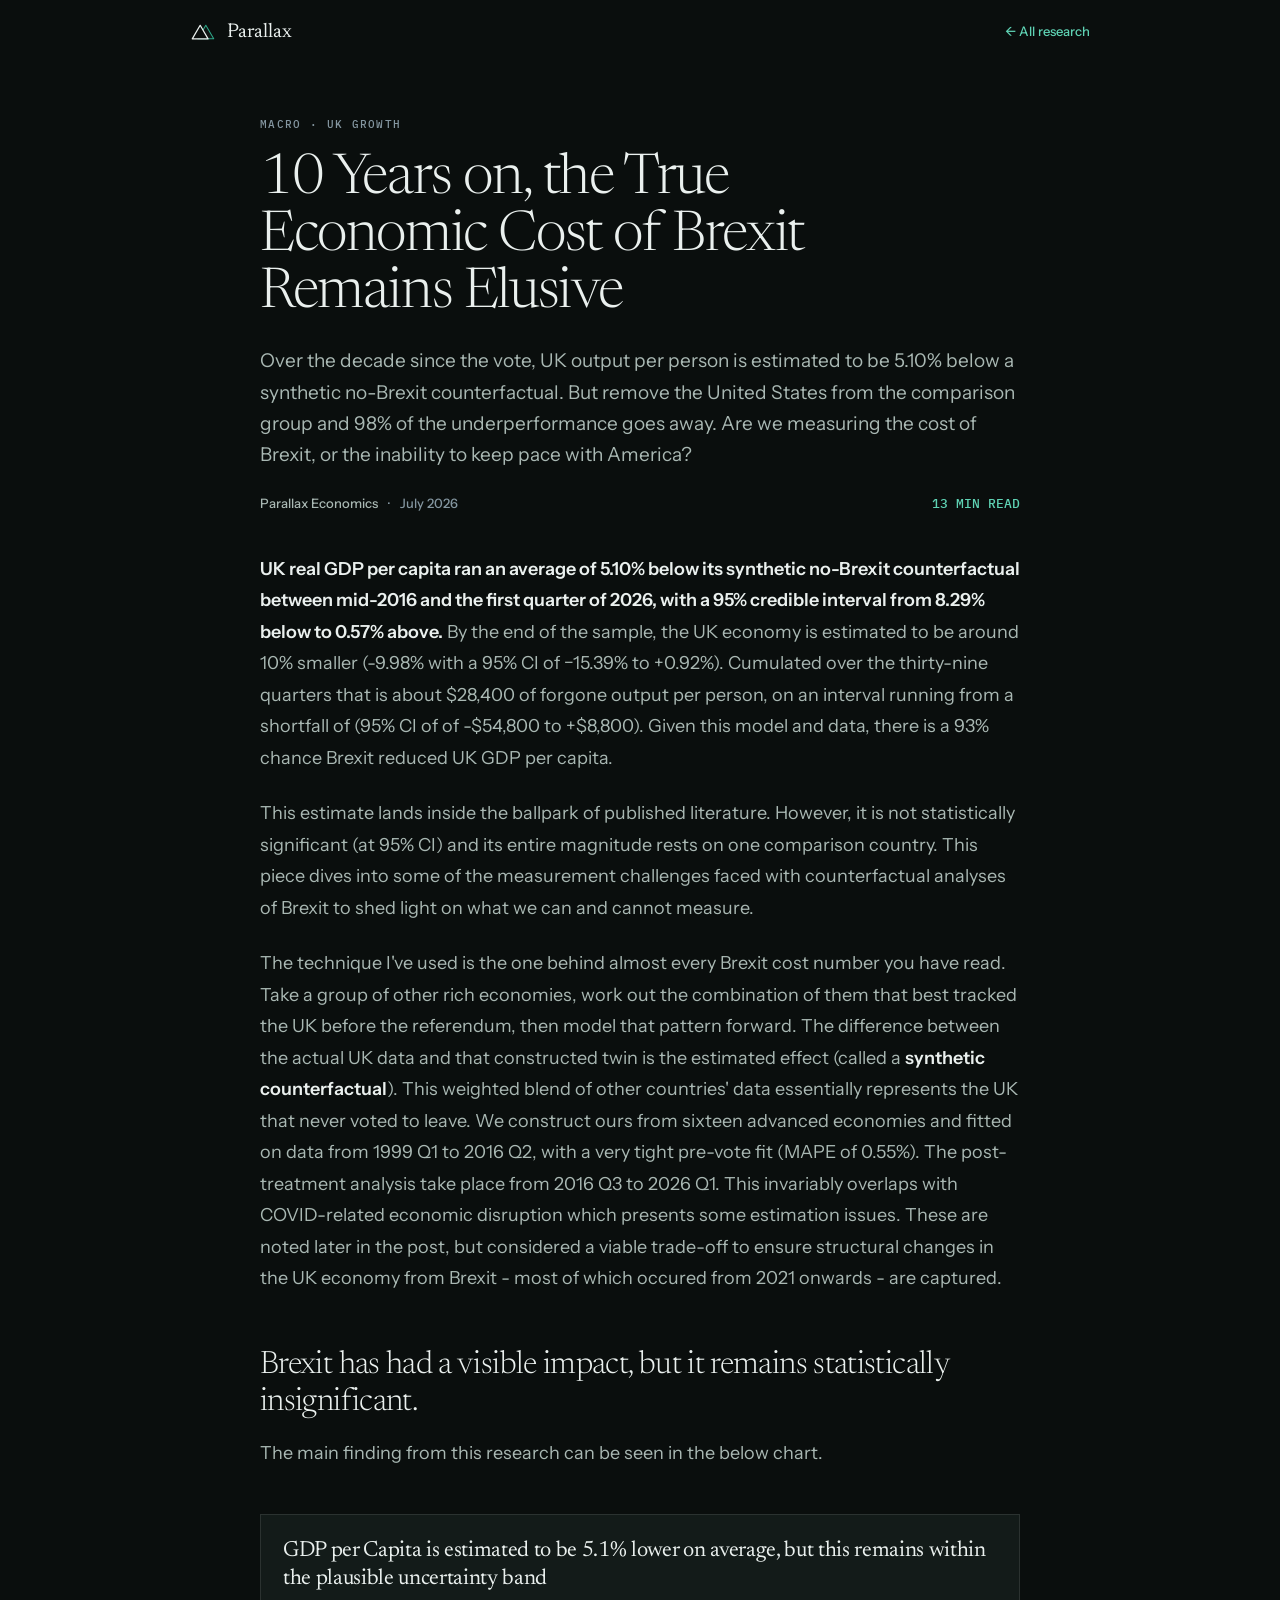
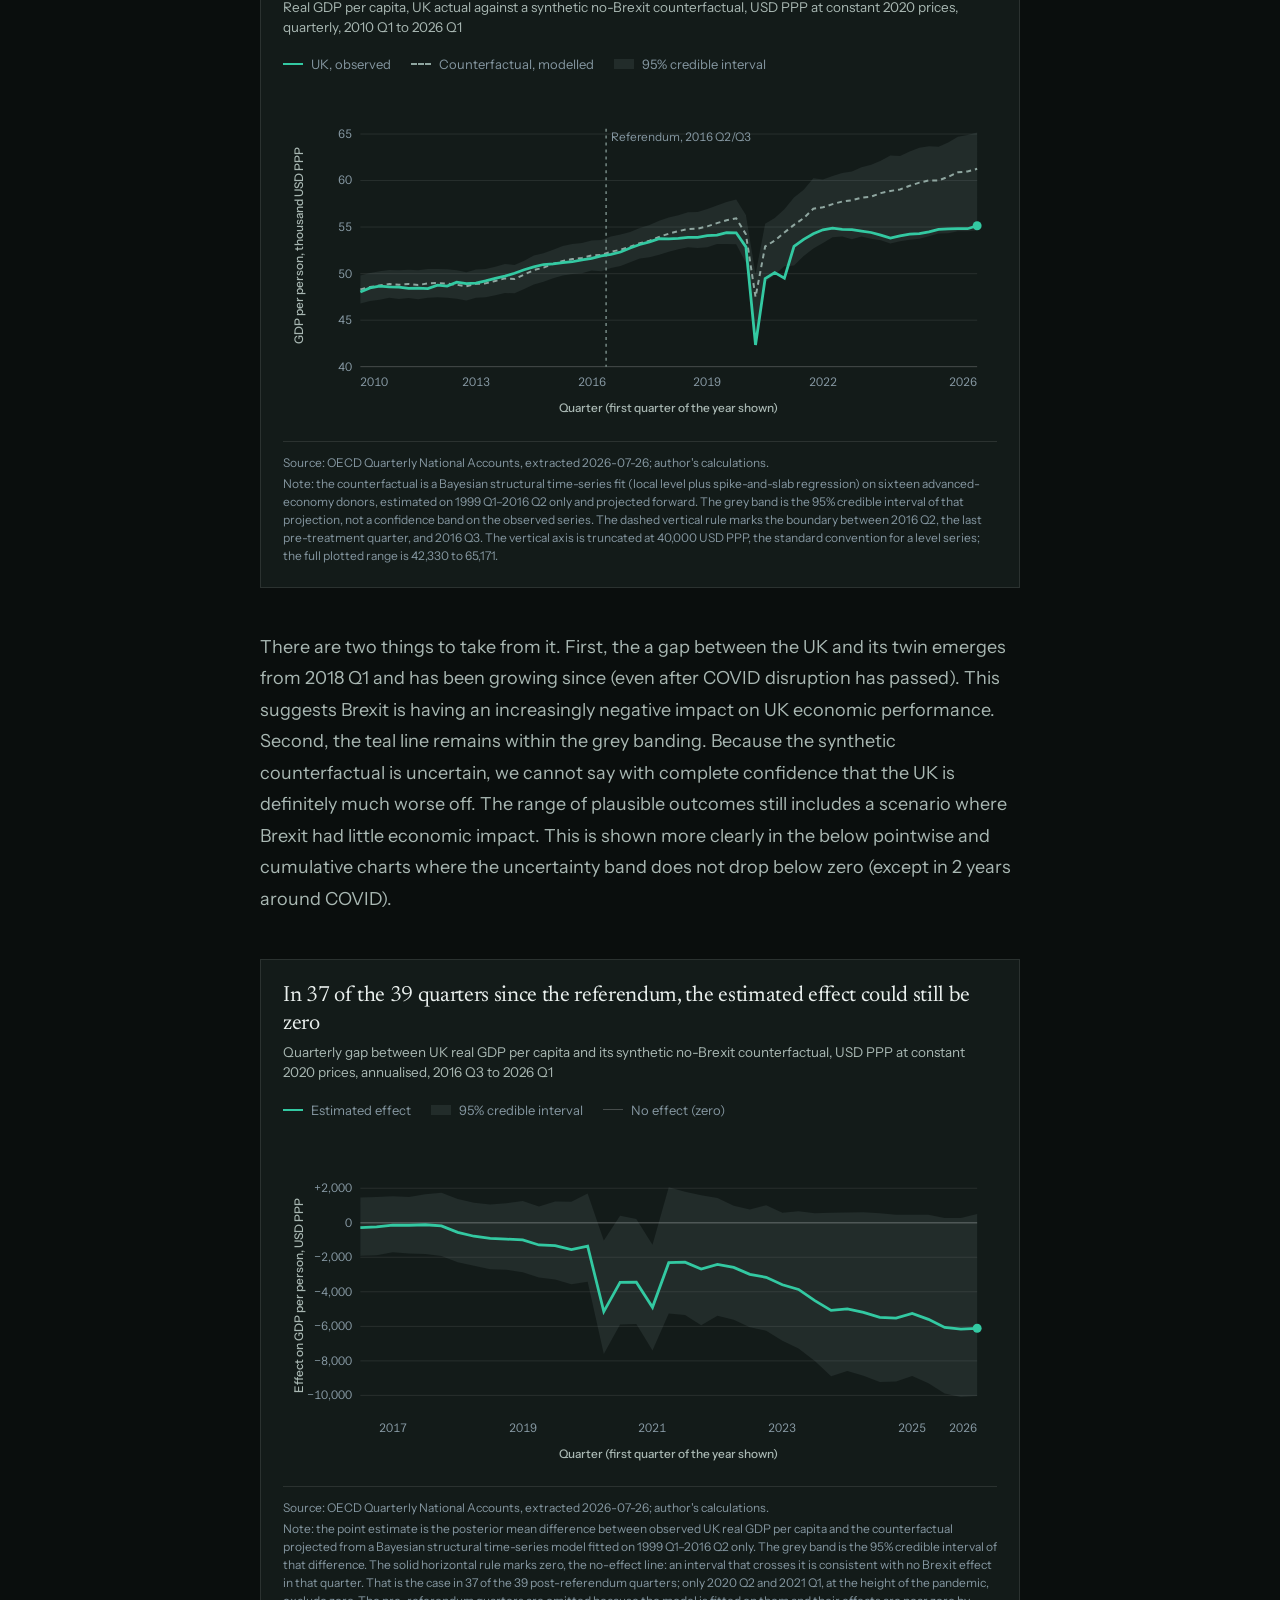
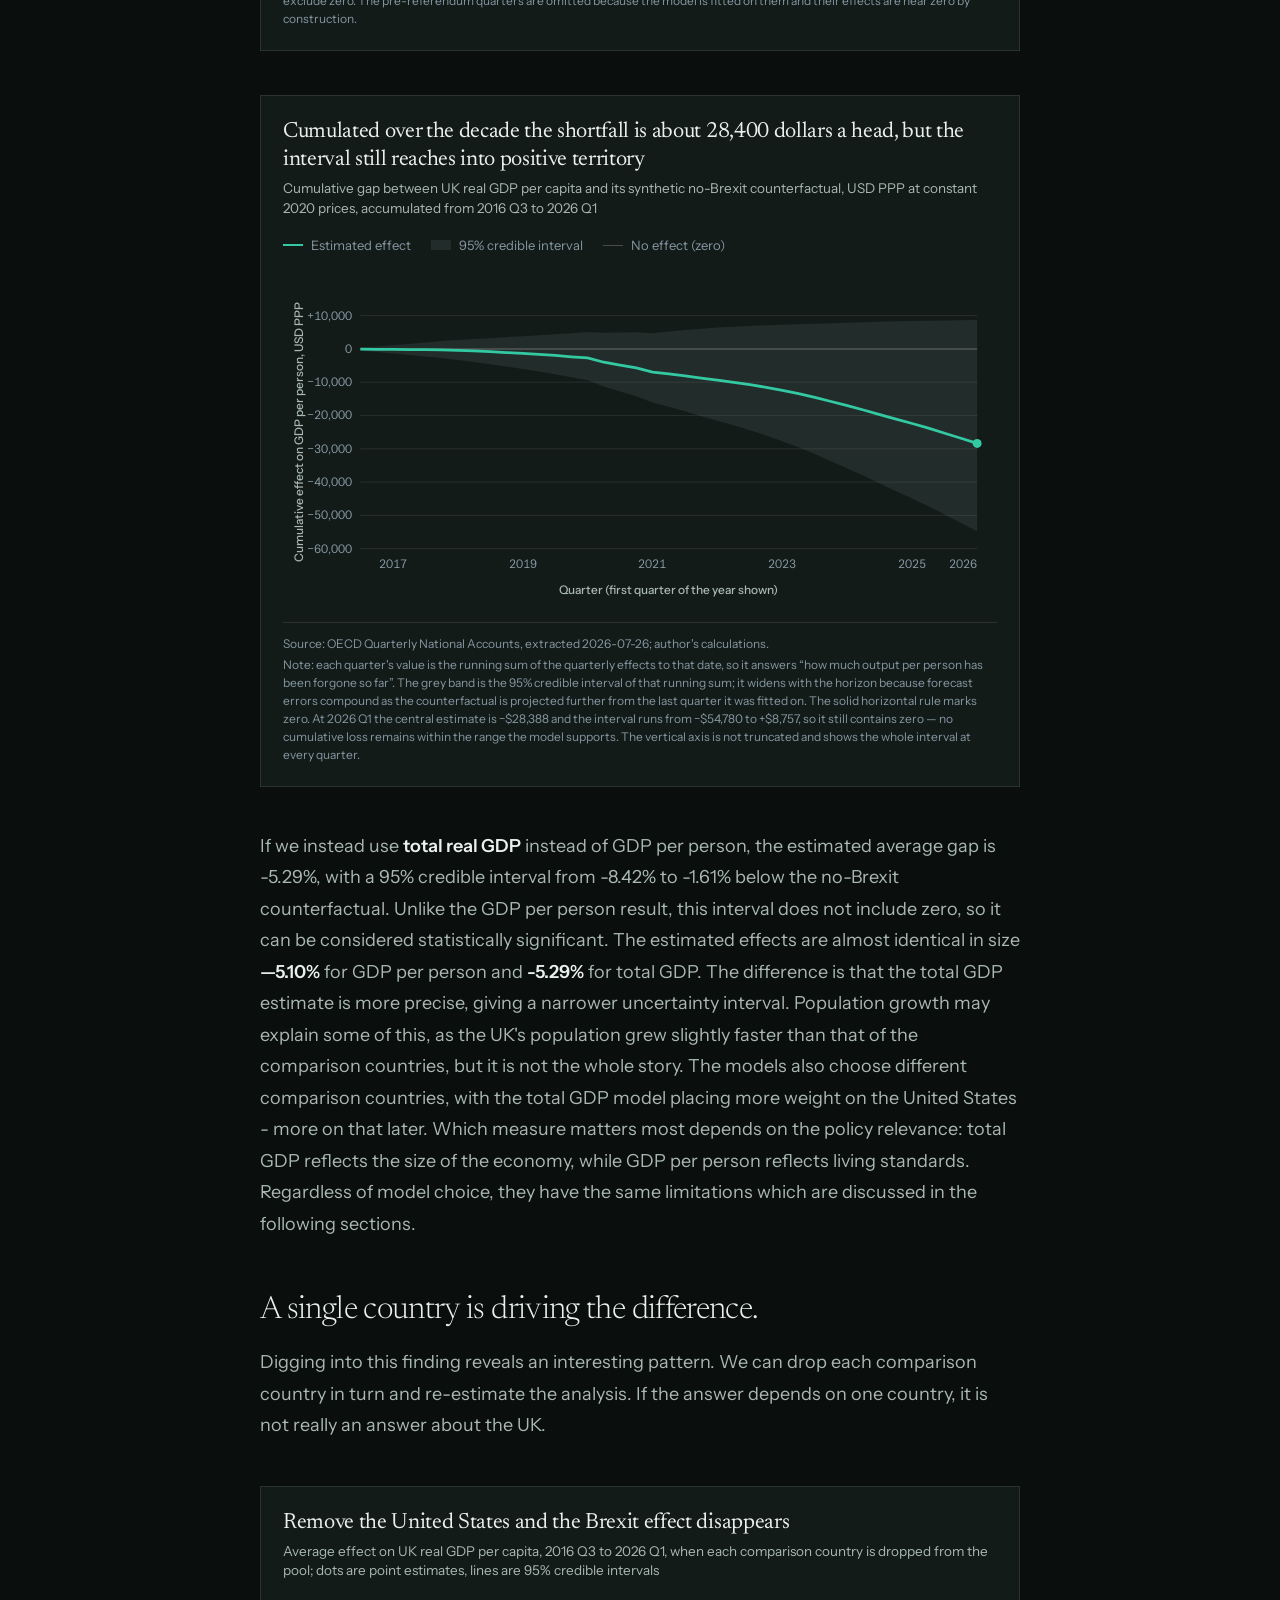
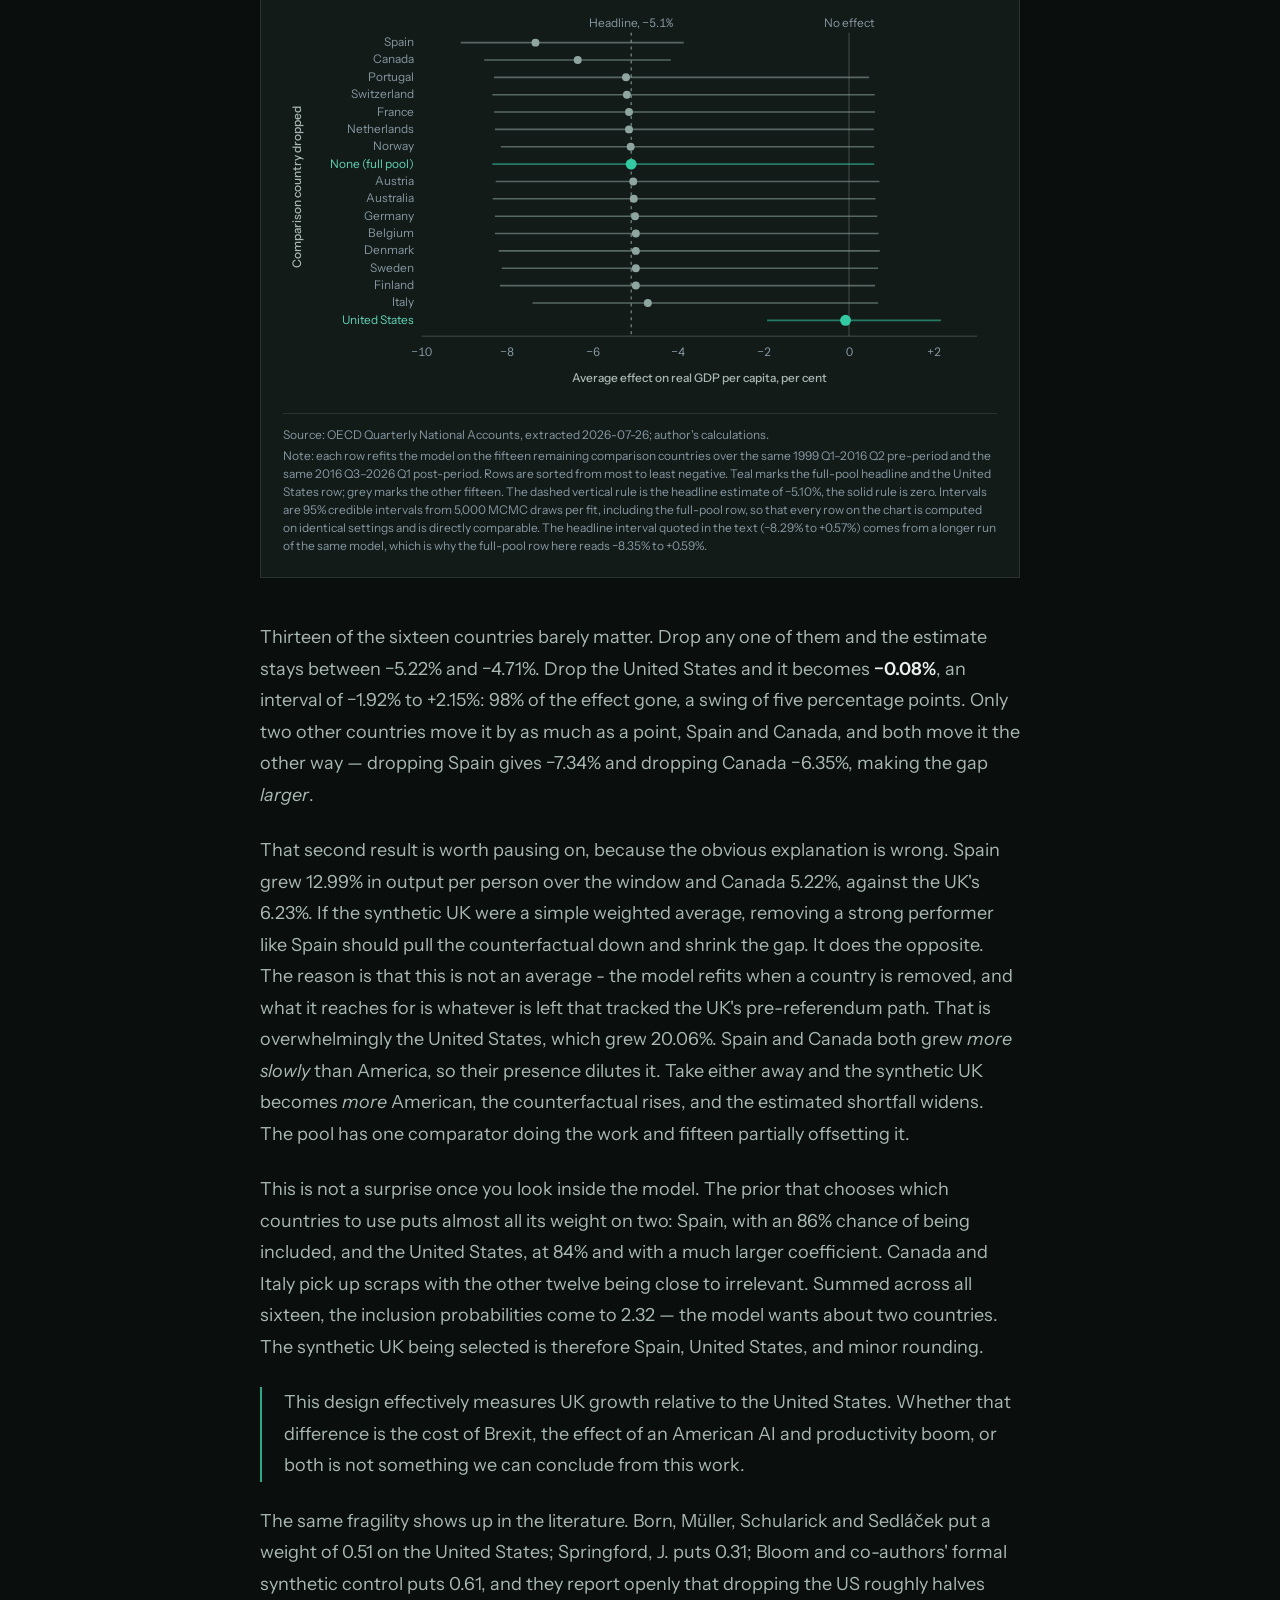
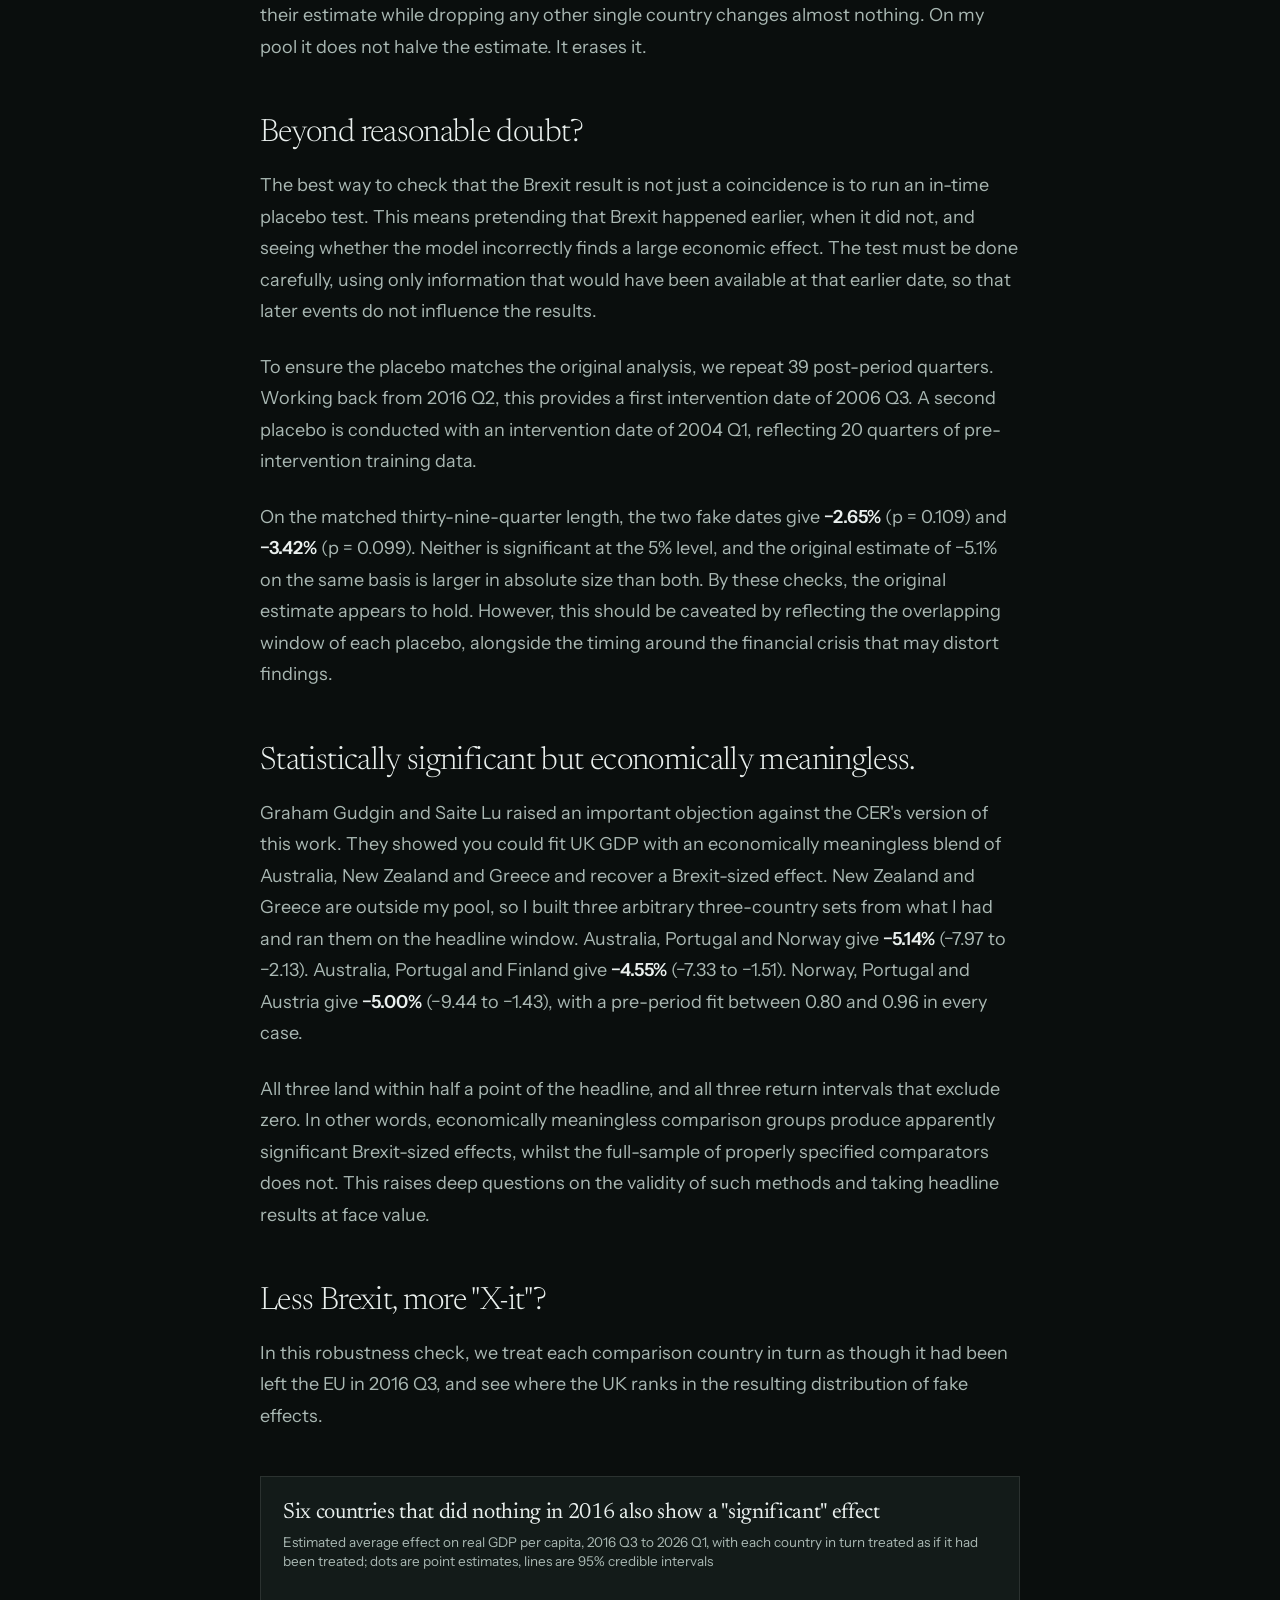
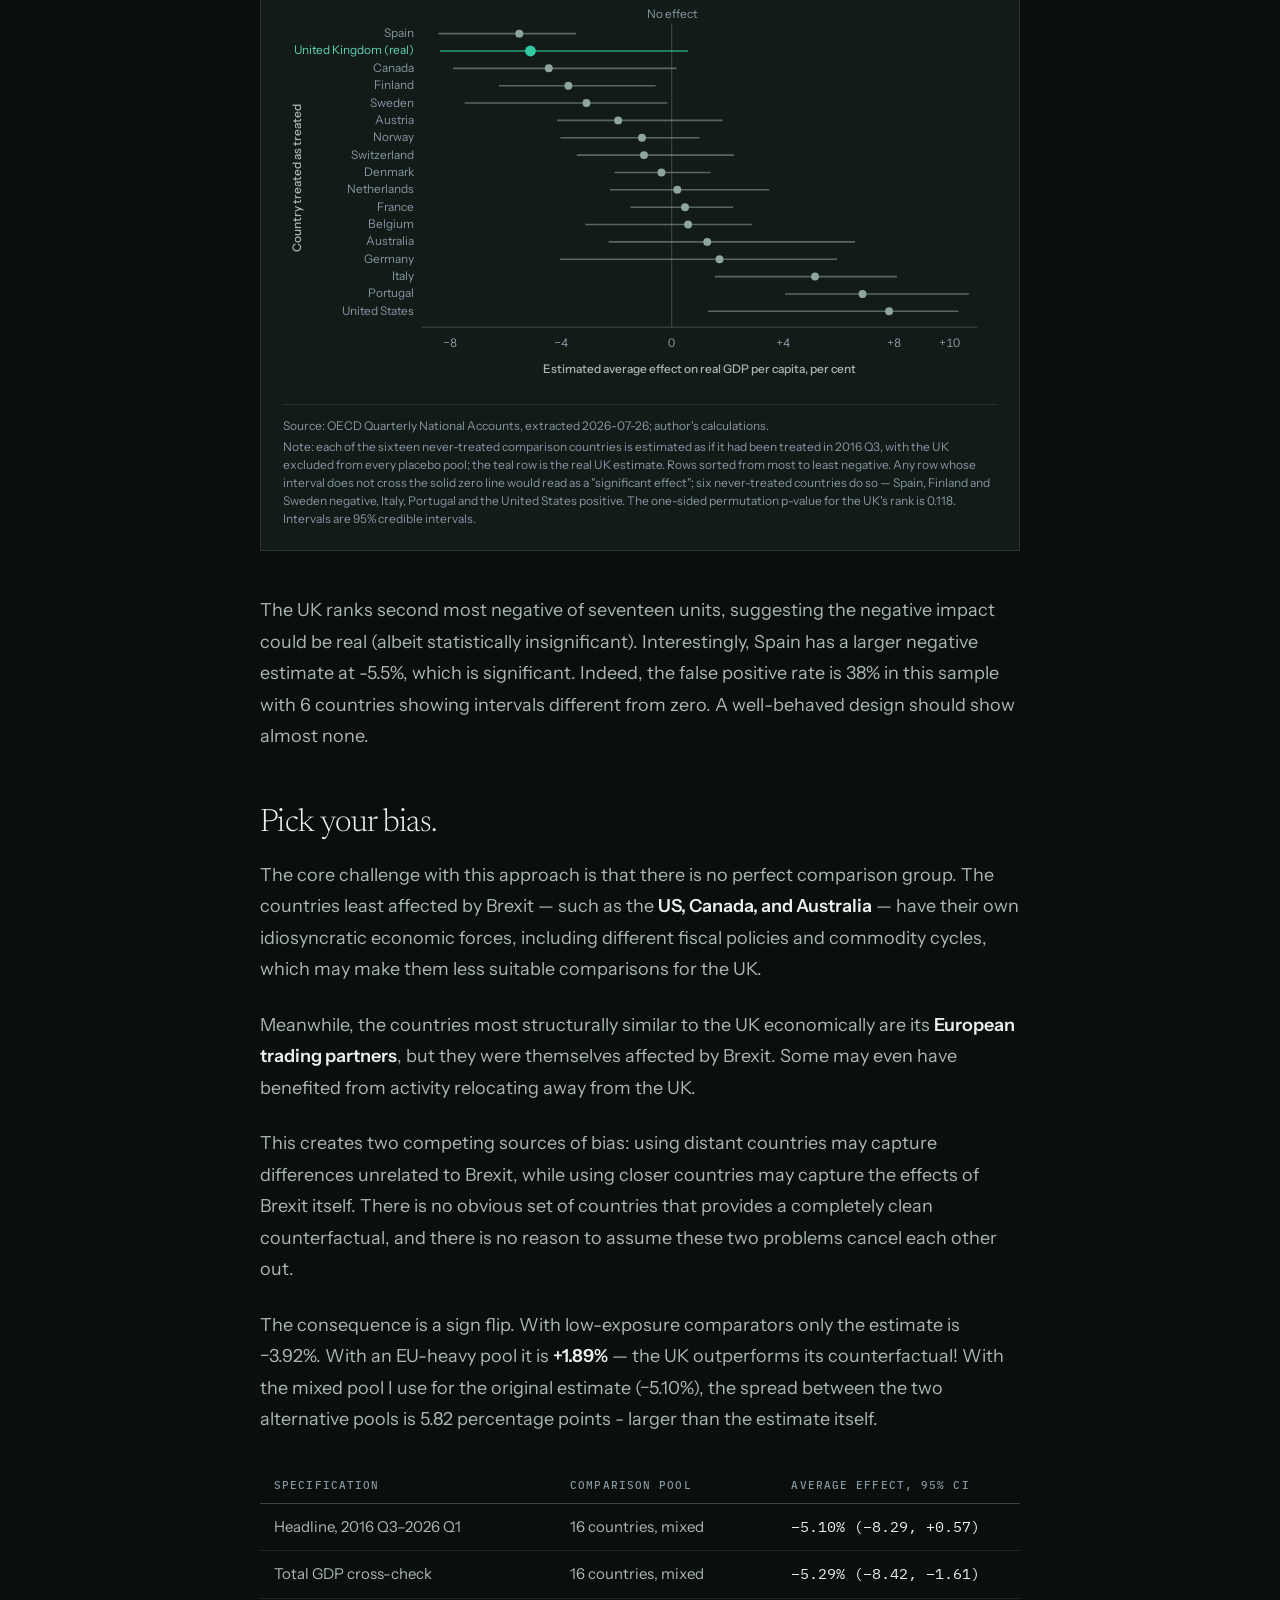
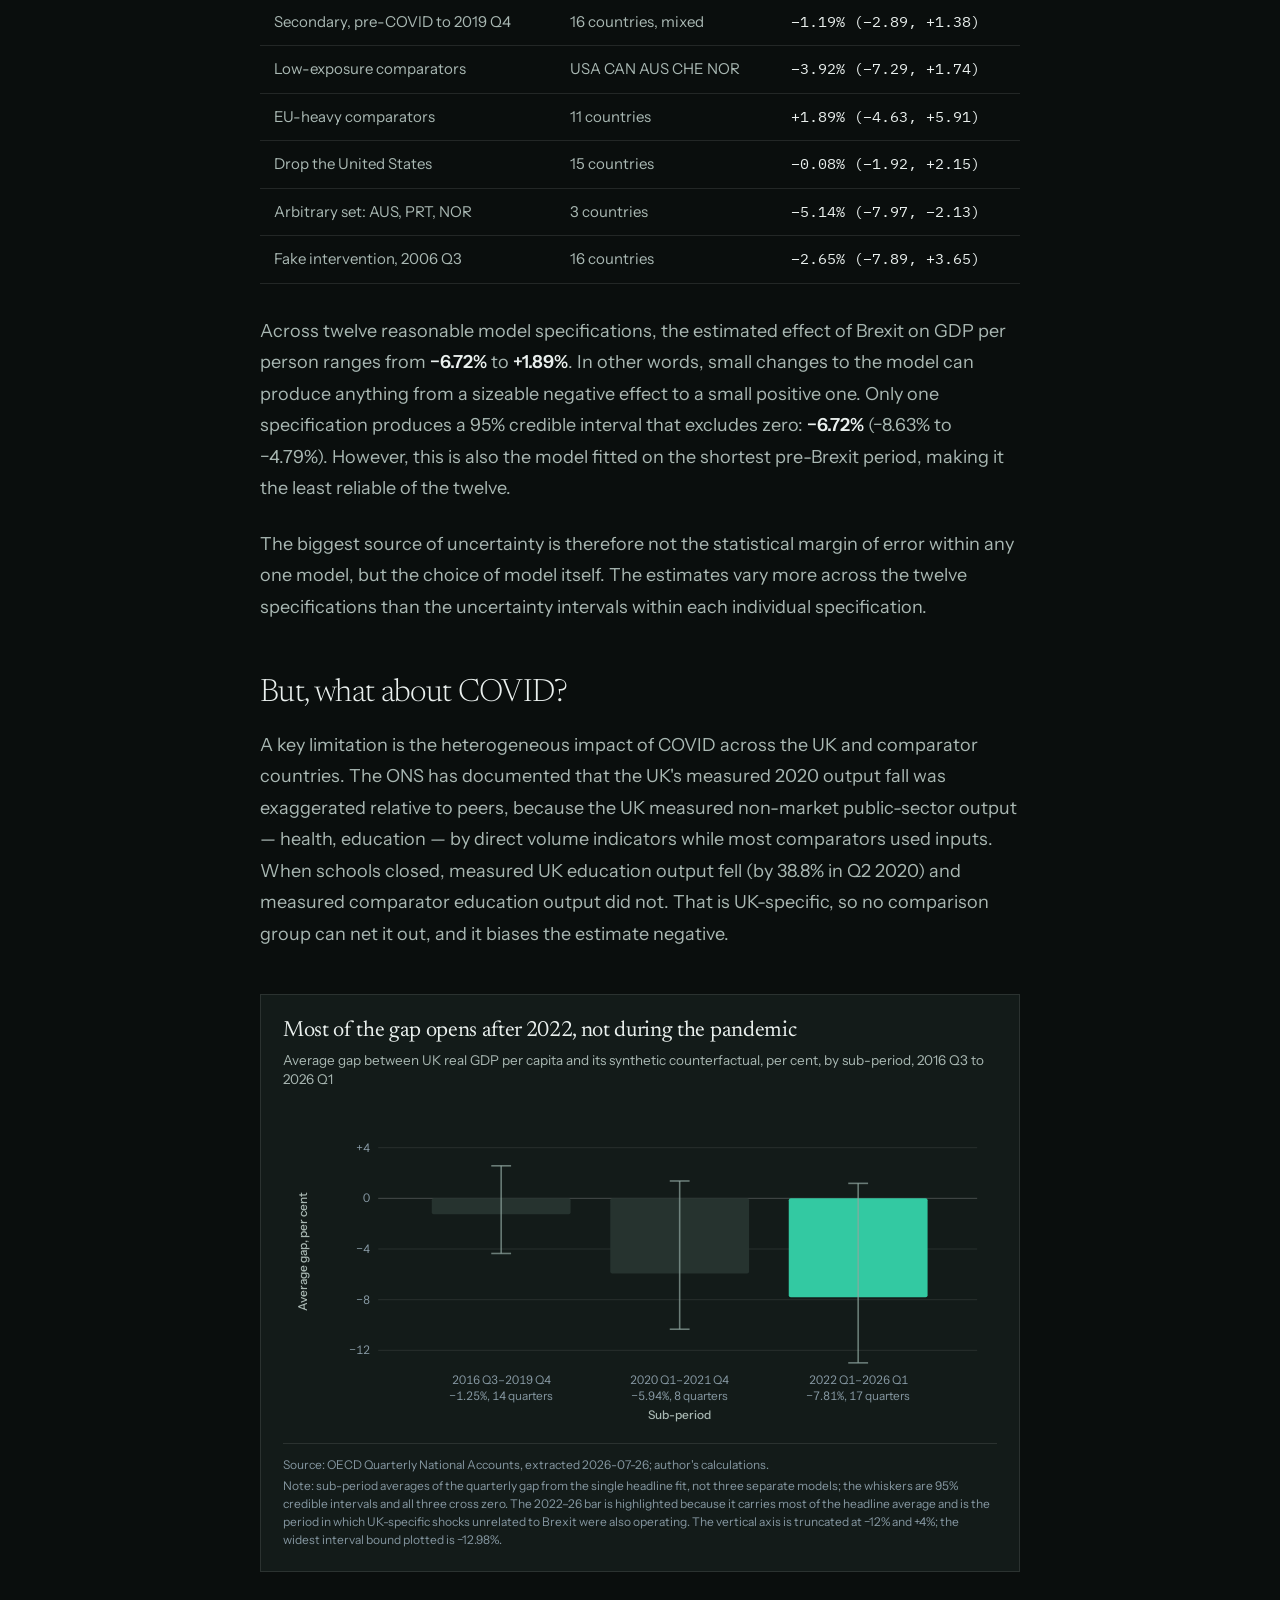
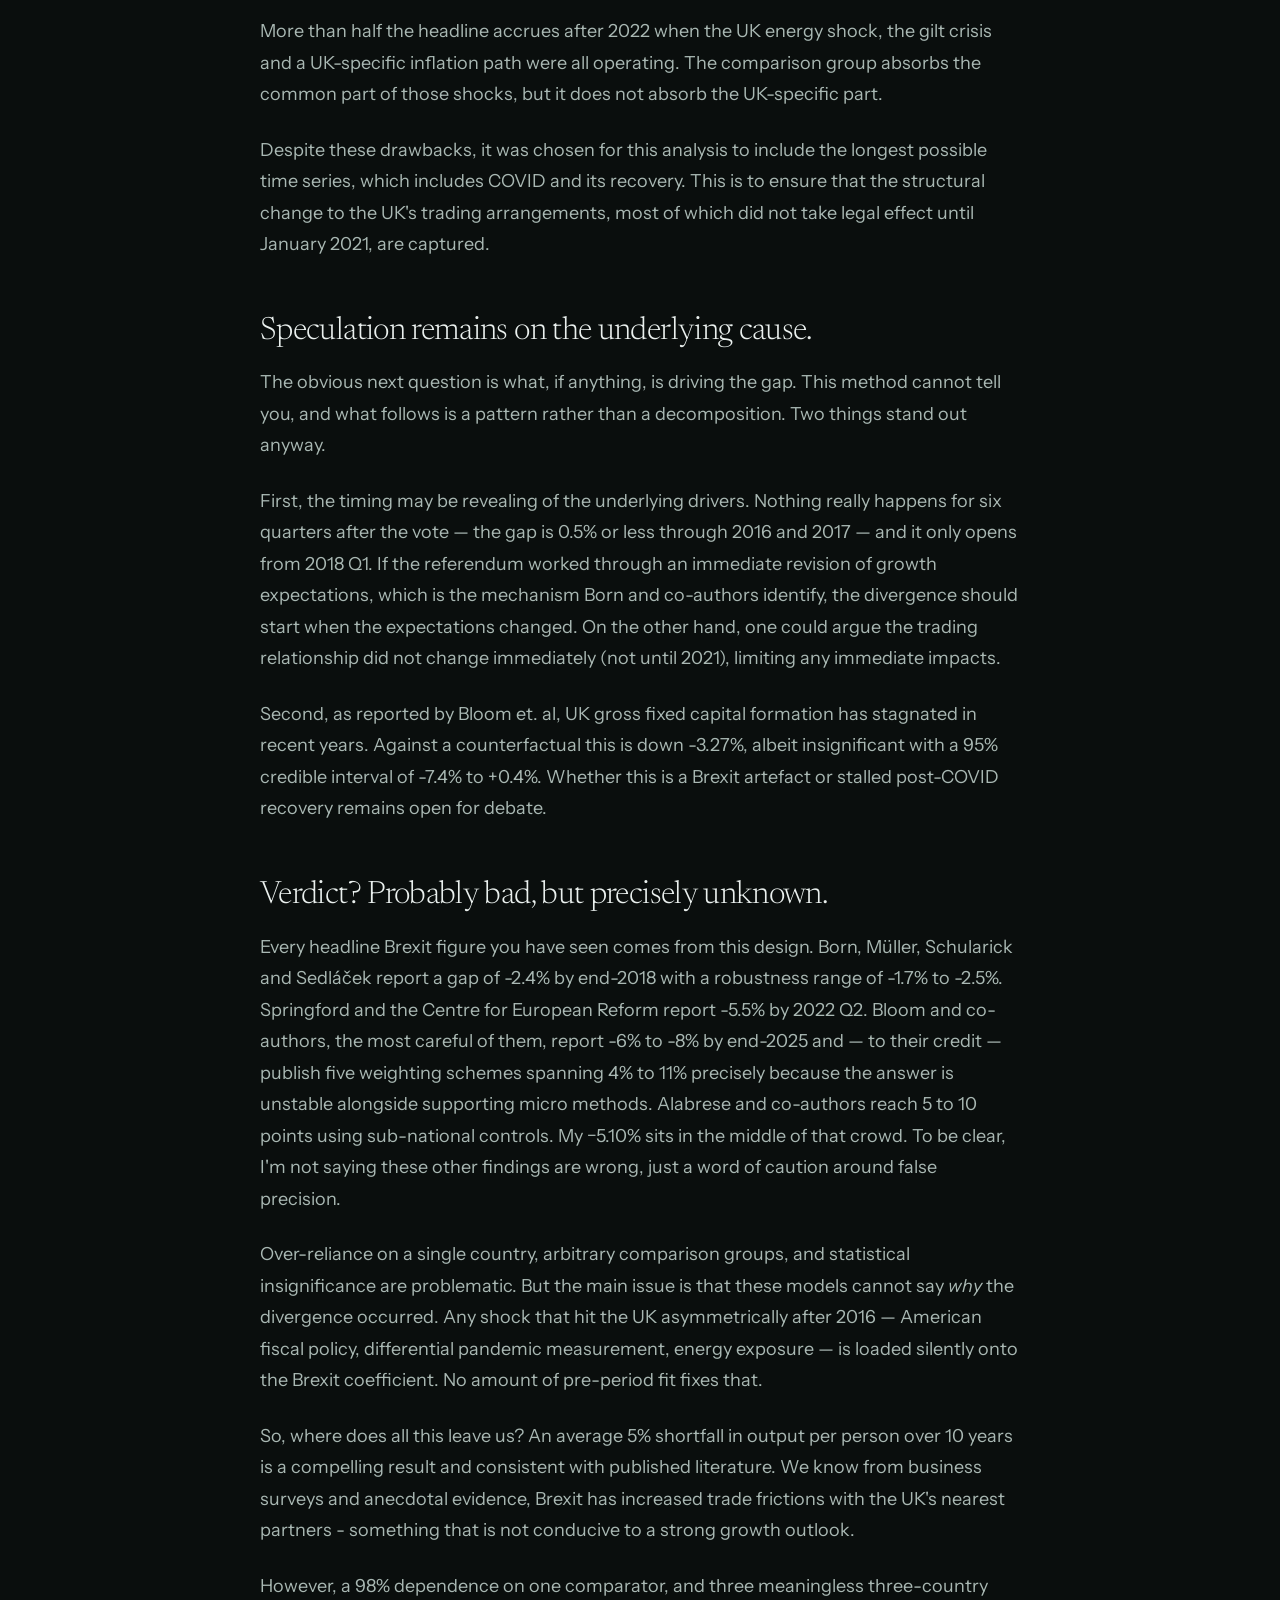
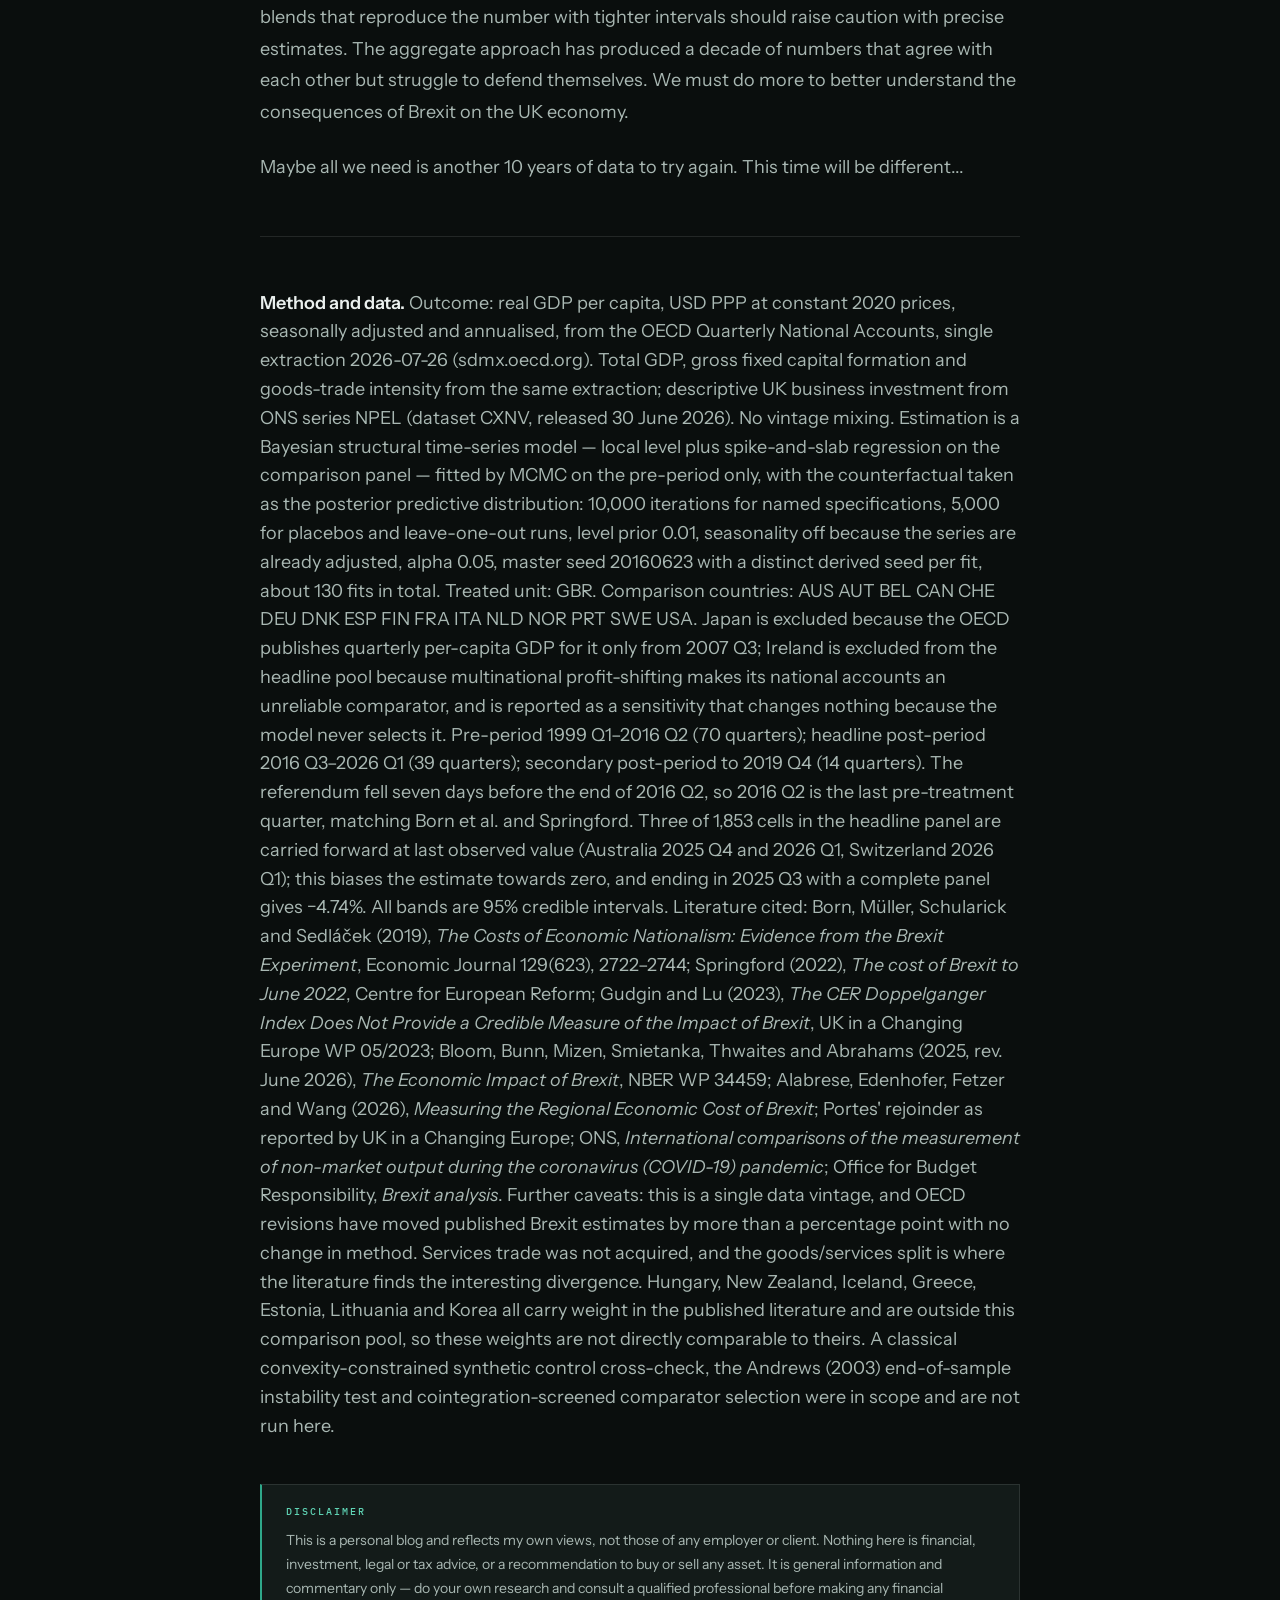
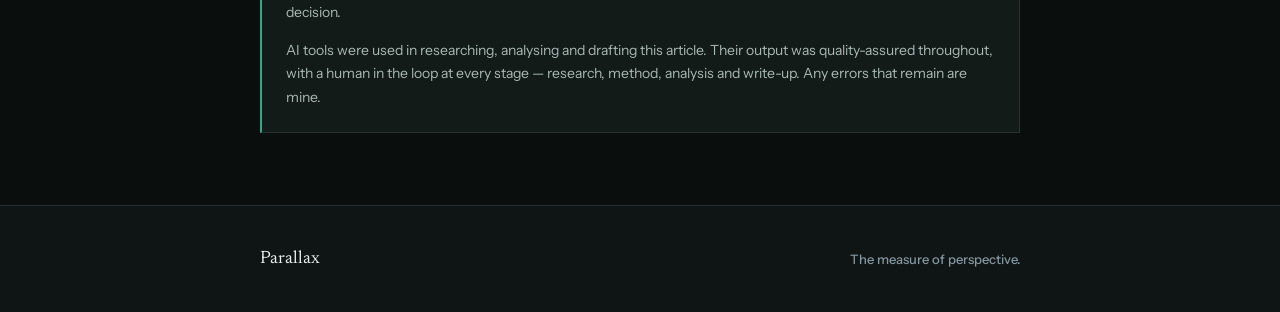
<file: posts/brexit-causal-impact.html>
<!DOCTYPE html>
<html lang="en">
<head>
<meta charset="utf-8">
<meta name="viewport" content="width=device-width, initial-scale=1">
<title>10 Years on, the True Economic Cost of Brexit Remains Elusive — Parallax</title>
<link rel="stylesheet" href="tokens.css">
<style>
  html { scroll-behavior:smooth; background:var(--px-bg); }
  .wrap { max-width: 760px; margin: 0 auto; padding: 0 24px; }
  .rule { height:1px; background:var(--px-line); border:none; margin:52px 0; }
  /* Direct children only. Without the ">" this also hits the <p>s inside
     figures (title, subtitle, source, note) and overrides tokens.css, because
     ".article-body p" outranks a single class selector. */
  .article-body > p { font:400 18px/1.75 var(--px-font-body); color:var(--px-text-muted); margin:0 0 24px; max-width:66ch; }
  .article-body strong { color:var(--px-text); font-weight:600; }
  .article-body h2 { font:300 32px/1.15 var(--px-font-display); letter-spacing:-.02em; color:var(--px-text); margin:52px 0 18px; }
  .figure { margin:44px 0; }
  .figure .frame { background:var(--px-surface); border:1px solid var(--px-line); padding:22px; }
  /* Source and notes are footnotes INSIDE the frame, separated by a hairline. */
  .figure .px-chart-source { border-top:1px solid var(--px-line); padding-top:12px; }
  /* Chart key — Instrument Sans, never mono, never uppercase kicker styling */
  .key { display:flex; flex-wrap:wrap; gap:20px; margin:0 0 16px; font:400 13px/1.4 var(--px-font-body); color:var(--px-text-dim); }
  .key span { display:flex; align-items:center; gap:8px; }
  .key i { display:inline-block; width:20px; height:0; vertical-align:middle; }
  .key i.band { height:10px; background:var(--px-band); border:none; }
  .pull { font:300 30px/1.35 var(--px-font-display); color:var(--px-text); border-left:2px solid var(--px-accent); padding-left:22px; margin:44px 0; max-width:36ch; }
  table.px-table { width:100%; border-collapse:collapse; margin:32px 0; font:400 15px/1.5 var(--px-font-body); }
  table.px-table th { text-align:left; font:500 11px/1 var(--px-font-mono); letter-spacing:.1em; text-transform:uppercase; color:var(--px-text-dim); padding:12px 14px; border-bottom:1px solid var(--px-axis); }
  table.px-table td { color:var(--px-text-muted); padding:12px 14px; border-bottom:1px solid var(--px-line); }
  table.px-table td:last-child { font-family:var(--px-font-mono); color:var(--px-text); }
  .disclaimer { border:1px solid var(--px-line); border-left:2px solid var(--px-accent); background:var(--px-surface); padding:22px 24px; margin:44px 0; }
  .disclaimer .lbl { font:500 10px/1 var(--px-font-mono); letter-spacing:.2em; text-transform:uppercase; color:var(--px-accent-text); margin-bottom:12px; }
  .disclaimer p { font:400 14px/1.7 var(--px-font-body); color:var(--px-text-muted); margin:0; }
  @media (max-width:620px){ .article-body h2 { font-size:26px; } .pull { font-size:24px; } }
</style>
</head>
<body class="px-page" data-kind="article">

  <!-- NAV -->
  <nav style="display:flex; align-items:center; gap:12px; padding:20px 24px; max-width:900px; margin:0 auto;">
    <a href="../index.html" style="display:flex; align-items:center; gap:11px;">
      <svg width="26" height="23" viewBox="0 0 46 40" aria-label="Parallax"><path d="M14 33 L28 9 L42 33 Z" fill="#0F1514" stroke="#2FA88A" stroke-width="1.8" stroke-linejoin="round"/><path d="M4 33 L18 9 L32 33 Z" fill="#0A0E0D" stroke="#EAF0EE" stroke-width="2.2" stroke-linejoin="round"/></svg>
      <span style="font:400 20px/1 var(--px-font-display); color:var(--px-text); letter-spacing:-.01em;">Parallax</span>
    </a>
    <a href="../index.html#research" style="margin-left:auto;" class="px-meta">← All research</a>
  </nav>

  <!-- HEADER -->
  <header class="wrap" style="padding-top:56px;">
    <div style="display:flex; gap:12px; align-items:center; margin-bottom:22px;">
      <span style="font:500 11px/1 var(--px-font-mono); letter-spacing:.12em; text-transform:uppercase; color:var(--px-text-dim);">Macro · UK Growth</span>
    </div>
    <h1 class="px-h1" style="font-size:clamp(34px,5vw,56px); max-width:19ch;">10 Years on, the True Economic Cost of Brexit Remains Elusive</h1>
    <p class="px-lead" style="margin:22px 0 26px; max-width:60ch;">Over the decade since the vote, UK output per person is estimated to be 5.10% below a synthetic no-Brexit counterfactual. But remove the United States from the comparison group and 98% of the underperformance goes away. Are we measuring the cost of Brexit, or the inability to keep pace with America?</p>
    <div style="display:flex; gap:10px; align-items:center;" class="px-meta">
      <span style="color:var(--px-text-muted);">Parallax Economics</span><span>·</span><span>July 2026</span>
      <span style="margin-left:auto; font-family:var(--px-font-mono); color:var(--px-accent-text);">13 MIN READ</span>
    </div>
  </header>

  <!-- BODY -->
  <article class="wrap article-body" style="padding-top:44px;">

    <p><strong>UK real GDP per capita ran an average of 5.10% below its synthetic no-Brexit counterfactual between mid-2016 and the first quarter of 2026, with a 95% credible interval from 8.29% below to 0.57% above.</strong> By the end of the sample, the UK economy is estimated to be around 10% smaller (-9.98% with a 95% CI of −15.39% to +0.92%). Cumulated over the thirty-nine quarters that is about $28,400 of forgone output per person, on an interval running from a shortfall of (95% CI of of -$54,800 to +$8,800). Given this model and data, there is a 93% chance Brexit reduced UK GDP per capita.</p>

    <p>This estimate lands inside the ballpark of published literature. However, it is not statistically significant (at 95% CI) and its entire magnitude rests on one comparison country. This piece dives into some of the measurement challenges faced with counterfactual analyses of Brexit to shed light on what we can and cannot measure.</p>

    <p>The technique I've used is the one behind almost every Brexit cost number you have read. Take a group of other rich economies, work out the combination of them that best tracked the UK before the referendum, then model that pattern forward. The difference between the actual UK data and that constructed twin is the estimated effect (called a <strong>synthetic counterfactual</strong>). This weighted blend of other countries' data essentially represents the UK that never voted to leave. We construct ours from sixteen advanced economies and fitted on data from 1999 Q1 to 2016 Q2, with a very tight pre-vote fit (MAPE of 0.55%). The post-treatment analysis take place from 2016 Q3 to 2026 Q1. This invariably overlaps with COVID-related economic disruption which presents some estimation issues. These are noted later in the post, but considered a viable trade-off to ensure structural changes in the UK economy from Brexit - most of which occured from 2021 onwards - are captured.</p>

    <h2>Brexit has had a visible impact, but it remains statistically insignificant.</h2>

    <p>The main finding from this research can be seen in the below chart.</p>

    <figure class="figure">
      <div class="frame">
        <p class="px-chart-title">GDP per Capita is estimated to be 5.1% lower on average, but this remains within the plausible uncertainty band</p>
        <p class="px-chart-subtitle">Real GDP per capita, UK actual against a synthetic no-Brexit counterfactual, USD PPP at constant 2020 prices, quarterly, 2010 Q1 to 2026 Q1</p>
        <div class="key">
          <span><i style="border-top:2.8px solid var(--px-c1);"></i>UK, observed</span>
          <span><i style="border-top:2px dashed var(--px-c6);"></i>Counterfactual, modelled</span>
          <span><i class="band"></i>95% credible interval</span>
        </div>
        <svg width="100%" viewBox="0 0 720 336" role="img" aria-label="UK real GDP per capita against its synthetic no-Brexit counterfactual from 2010 to 2026. The two lines track closely until 2018, after which a widening gap opens, but the credible interval around the counterfactual remains wide enough to contain the observed UK line at every quarter.">
          <!-- gridlines: horizontal only, baseline one step stronger -->
          <line x1="78" y1="45.4"  x2="700" y2="45.4"  stroke="var(--px-grid)"/>
          <line x1="78" y1="92.3"  x2="700" y2="92.3"  stroke="var(--px-grid)"/>
          <line x1="78" y1="139.2" x2="700" y2="139.2" stroke="var(--px-grid)"/>
          <line x1="78" y1="186.2" x2="700" y2="186.2" stroke="var(--px-grid)"/>
          <line x1="78" y1="233.1" x2="700" y2="233.1" stroke="var(--px-grid)"/>
          <line x1="78" y1="280"   x2="700" y2="280"   stroke="var(--px-axis)"/>

          <!-- uncertainty band: grey, drawn first, behind the data, no stroke -->
          <path d="M78.0,188.0 L87.7,185.6 L97.4,183.8 L107.2,182.6 L116.9,182.8 L126.6,182.4 L136.3,182.7 L146.0,181.4 L155.8,181.6 L165.5,181.8 L175.2,182.7 L184.9,184.7 L194.6,182.1 L204.3,181.6 L214.1,179.3 L223.8,176.4 L233.5,177.5 L243.2,173.1 L252.9,168.0 L262.7,165.7 L272.4,162.1 L282.1,158.4 L291.8,156.3 L301.5,155.2 L311.2,152.8 L321.0,152.3 L330.7,148.8 L340.4,146.8 L350.1,144.3 L359.8,140.1 L369.6,137.1 L379.3,132.8 L389.0,129.7 L398.7,127.3 L408.4,124.4 L418.2,124.1 L427.9,121.0 L437.6,117.6 L447.3,114.0 L457.0,111.5 L466.8,127.1 L476.5,186.8 L486.2,135.9 L495.9,130.2 L505.6,121.3 L515.3,109.4 L525.1,101.5 L534.8,90.1 L544.5,91.3 L554.2,87.7 L563.9,84.8 L573.7,83.2 L583.4,79.0 L593.1,76.4 L602.8,72.3 L612.5,67.0 L622.2,67.6 L632.0,63.1 L641.7,59.2 L651.4,57.7 L661.1,58.2 L670.8,53.9 L680.6,48.1 L690.3,46.3 L700.0,43.8 L700.0,142.6 L690.3,143.5 L680.6,143.5 L670.8,145.5 L661.1,145.8 L651.4,148.4 L641.7,150.9 L632.0,151.9 L622.2,153.6 L612.5,155.9 L602.8,152.6 L593.1,150.9 L583.4,148.7 L573.7,151.4 L563.9,148.7 L554.2,149.6 L544.5,155.4 L534.8,160.9 L525.1,168.4 L515.3,178.0 L505.6,178.7 L495.9,187.2 L486.2,194.9 L476.5,248.5 L466.8,175.1 L457.0,156.5 L447.3,156.4 L437.6,156.2 L427.9,159.6 L418.2,160.3 L408.4,159.6 L398.7,161.6 L389.0,164.1 L379.3,167.2 L369.6,169.6 L359.8,170.9 L350.1,174.8 L340.4,178.5 L330.7,180.4 L321.0,183.8 L311.2,183.0 L301.5,185.9 L291.8,186.5 L282.1,188.2 L272.4,190.9 L262.7,194.4 L252.9,197.1 L243.2,201.7 L233.5,206.1 L223.8,205.7 L214.1,207.9 L204.3,209.9 L194.6,210.6 L184.9,213.2 L175.2,211.6 L165.5,210.5 L155.8,210.0 L146.0,210.6 L136.3,212.1 L126.6,210.8 L116.9,211.7 L107.2,210.4 L97.4,212.5 L87.7,213.8 L78.0,216.4 Z"
                fill="var(--px-band)" stroke="none"/>

          <!-- referendum: last pre-treatment quarter is 2016 Q2 -->
          <line x1="325.8" y1="40" x2="325.8" y2="280" stroke="var(--px-c6)" stroke-width="1.2" stroke-dasharray="3 4"/>
          <text class="px-chart-tick" x="331" y="52">Referendum, 2016 Q2/Q3</text>

          <!-- counterfactual: dashed grey, not observed -->
          <polyline points="78.0,202.1 87.7,199.7 97.4,198.1 107.2,196.6 116.9,197.4 126.6,196.6 136.3,197.7 146.0,196.0 155.8,195.7 165.5,196.3 175.2,197.4 184.9,199.0 194.6,196.5 204.3,196.0 214.1,193.6 223.8,191.0 233.5,191.7 243.2,187.2 252.9,182.6 262.7,180.1 272.4,176.4 282.1,173.5 291.8,171.5 301.5,170.4 311.2,167.8 321.0,167.3 330.7,164.1 340.4,162.1 350.1,159.1 359.8,155.5 369.6,153.0 379.3,149.2 389.0,145.9 398.7,143.4 408.4,141.2 418.2,140.8 427.9,138.5 437.6,135.3 447.3,132.4 457.0,130.4 466.8,146.5 476.5,209.8 486.2,158.8 495.9,152.9 505.6,144.7 515.3,137.0 525.1,130.2 534.8,120.7 544.5,119.3 554.2,116.1 563.9,113.5 573.7,112.2 583.4,109.5 593.1,108.5 602.8,105.0 612.5,102.8 622.2,101.3 632.0,97.6 641.7,94.4 651.4,92.2 661.1,92.2 670.8,88.6 680.6,84.0 690.3,83.1 700.0,80.5"
                    fill="none" stroke="var(--px-c6)" stroke-width="2" stroke-dasharray="5 4"/>

          <!-- observed: teal, the only chromatic element -->
          <polyline points="78.0,204.8 87.7,200.6 97.4,198.9 107.2,199.6 116.9,199.8 126.6,201.0 136.3,200.9 146.0,201.3 155.8,197.8 165.5,198.8 175.2,194.8 184.9,196.3 194.6,195.8 204.3,193.5 214.1,190.9 223.8,188.7 233.5,185.8 243.2,182.3 252.9,179.3 262.7,177.0 272.4,176.4 282.1,175.1 291.8,174.2 301.5,172.3 311.2,170.8 321.0,168.2 330.7,166.7 340.4,164.4 350.1,160.4 359.8,156.8 369.6,154.1 379.3,150.9 389.0,151.1 398.7,150.7 408.4,149.7 418.2,149.7 427.9,147.8 437.6,147.4 447.3,144.8 457.0,145.0 466.8,159.2 476.5,258.1 486.2,191.2 495.9,185.2 505.6,190.7 515.3,158.7 525.1,151.6 534.8,145.9 544.5,142.0 554.2,140.3 563.9,141.5 573.7,141.9 583.4,143.2 593.1,144.7 602.8,147.3 612.5,150.3 622.2,148.1 632.0,146.3 641.7,145.8 651.4,144.0 661.1,141.5 670.8,141.1 680.6,140.9 690.3,140.9 700.0,137.9"
                    fill="none" stroke="var(--px-c1)" stroke-width="2.8"/>
          <circle cx="700" cy="137.9" r="4.5" fill="var(--px-c1)"/>

          <!-- y ticks and axis label, with units -->
          <text class="px-chart-tick" x="70" y="49.4"  text-anchor="end">65</text>
          <text class="px-chart-tick" x="70" y="96.3"  text-anchor="end">60</text>
          <text class="px-chart-tick" x="70" y="143.2" text-anchor="end">55</text>
          <text class="px-chart-tick" x="70" y="190.2" text-anchor="end">50</text>
          <text class="px-chart-tick" x="70" y="237.1" text-anchor="end">45</text>
          <text class="px-chart-tick" x="70" y="284"   text-anchor="end">40</text>
          <text class="px-chart-axis" transform="translate(20,158) rotate(-90)" text-anchor="middle">GDP per person, thousand USD PPP</text>

          <!-- x ticks and axis label -->
          <text class="px-chart-tick" x="78"  y="300">2010</text>
          <text class="px-chart-tick" x="194.6" y="300" text-anchor="middle">2013</text>
          <text class="px-chart-tick" x="311.2" y="300" text-anchor="middle">2016</text>
          <text class="px-chart-tick" x="427.9" y="300" text-anchor="middle">2019</text>
          <text class="px-chart-tick" x="544.5" y="300" text-anchor="middle">2022</text>
          <text class="px-chart-tick" x="700" y="300" text-anchor="end">2026</text>
          <text class="px-chart-axis" x="389" y="326" text-anchor="middle">Quarter (first quarter of the year shown)</text>
        </svg>
        <p class="px-chart-source">Source: OECD Quarterly National Accounts, extracted 2026-07-26; author's calculations.</p>
        <p class="px-chart-note">Note: the counterfactual is a Bayesian structural time-series fit (local level plus spike-and-slab regression) on sixteen advanced-economy donors, estimated on 1999 Q1–2016 Q2 only and projected forward. The grey band is the 95% credible interval of that projection, not a confidence band on the observed series. The dashed vertical rule marks the boundary between 2016 Q2, the last pre-treatment quarter, and 2016 Q3. The vertical axis is truncated at 40,000 USD PPP, the standard convention for a level series; the full plotted range is 42,330 to 65,171.</p>
      </div>
    </figure>

    <p>There are two things to take from it. First, the a gap between the UK and its twin emerges from 2018 Q1 and has been growing since (even after COVID disruption has passed). This suggests Brexit is having an increasingly negative impact on UK economic performance. Second, the teal line remains within the grey banding. Because the synthetic counterfactual is uncertain, we cannot say with complete confidence that the UK is definitely much worse off. The range of plausible outcomes still includes a scenario where Brexit had little economic impact. This is shown more clearly in the below pointwise and cumulative charts where the uncertainty band does not drop below zero (except in 2 years around COVID).</p>

    <figure class="figure">
      <div class="frame">
        <p class="px-chart-title">In 37 of the 39 quarters since the referendum, the estimated effect could still be zero</p>
        <p class="px-chart-subtitle">Quarterly gap between UK real GDP per capita and its synthetic no-Brexit counterfactual, USD PPP at constant 2020 prices, annualised, 2016 Q3 to 2026 Q1</p>
        <div class="key">
          <span><i style="border-top:2.8px solid var(--px-c1);"></i>Estimated effect</span>
          <span><i class="band"></i>95% credible interval</span>
          <span><i style="border-top:1.4px solid var(--px-axis);"></i>No effect (zero)</span>
        </div>
        <svg width="100%" viewBox="0 0 720 336" role="img" aria-label="The quarterly estimated Brexit effect on UK GDP per person from 2016 Q3 to 2026 Q1. The point estimate drifts from near zero to about minus 6,100 US dollars per person, but the 95 per cent credible interval around it contains zero in 37 of the 39 quarters; only 2020 Q2 and 2021 Q1 exclude it.">
          <!-- gridlines: horizontal only, the zero line one step stronger -->
          <line x1="78" y1="53.7" x2="700" y2="53.7" stroke="var(--px-grid)"/>
          <line x1="78" y1="88.5" x2="700" y2="88.5" stroke="var(--px-axis)" stroke-width="1.4"/>
          <line x1="78" y1="123.3" x2="700" y2="123.3" stroke="var(--px-grid)"/>
          <line x1="78" y1="158.1" x2="700" y2="158.1" stroke="var(--px-grid)"/>
          <line x1="78" y1="193.0" x2="700" y2="193.0" stroke="var(--px-grid)"/>
          <line x1="78" y1="227.8" x2="700" y2="227.8" stroke="var(--px-grid)"/>
          <line x1="78" y1="262.6" x2="700" y2="262.6" stroke="var(--px-grid)"/>

          <!-- credible interval: grey, drawn first, behind the data, no stroke -->
          <polygon points="78.0,63.1 94.4,62.4 110.7,61.7 127.1,62.4 143.5,59.8 159.8,58.3 176.2,64.5 192.6,68.2 208.9,70.1 225.3,68.9 241.7,66.6 258.1,72.1 274.4,67.0 290.8,67.2 307.2,59.0 323.5,106.4 339.9,81.5 356.3,84.8 372.6,110.8 389.0,52.6 405.4,57.3 421.7,60.7 438.1,63.6 454.5,71.4 470.8,75.1 487.2,70.9 503.6,78.4 519.9,77.0 536.3,78.8 552.7,78.3 569.1,78.2 585.4,78.0 601.8,79.0 618.2,80.4 634.5,80.5 650.9,80.4 667.3,83.8 683.6,83.7 700.0,79.7 700.0,263.1 683.6,264.1 667.3,260.6 650.9,250.3 634.5,243.0 618.2,248.6 601.8,249.1 585.4,242.8 569.1,237.9 552.7,243.2 536.3,227.8 519.9,215.3 503.6,207.6 487.2,197.3 470.8,193.8 454.5,186.2 438.1,182.4 421.7,191.9 405.4,181.4 389.0,179.9 372.6,217.2 356.3,190.6 339.9,191.0 323.5,220.8 307.2,148.1 290.8,150.5 274.4,145.7 258.1,143.7 241.7,138.3 225.3,135.9 208.9,135.5 192.6,131.8 176.2,128.3 159.8,122.1 143.5,120.0 127.1,119.6 110.7,118.3 94.4,121.2 78.0,121.8" fill="var(--px-band)" stroke="none"/>

          <!-- estimated effect: teal, the only chromatic element -->
          <polyline points="78.0,93.5 94.4,92.7 110.7,90.9 127.1,91.0 143.5,90.5 159.8,91.7 176.2,98.2 192.6,102.1 208.9,104.3 225.3,105.0 241.7,105.8 258.1,110.9 274.4,111.6 290.8,115.6 307.2,112.1 323.5,178.1 339.9,148.6 356.3,148.5 372.6,173.8 389.0,128.8 405.4,128.2 421.7,135.2 438.1,130.5 454.5,133.5 470.8,140.5 487.2,143.5 503.6,151.0 519.9,155.7 536.3,167.0 552.7,176.8 569.1,175.3 585.4,178.9 601.8,183.9 618.2,184.6 634.5,179.9 650.9,185.9 667.3,194.0 683.6,195.7 700.0,194.9" fill="none" stroke="var(--px-c1)" stroke-width="2.8"/>
          <circle cx="700" cy="194.9" r="4.5" fill="var(--px-c1)"/>

          <!-- y ticks and axis label, with units -->
          <text class="px-chart-tick" x="70" y="57.7" text-anchor="end">+2,000</text>
          <text class="px-chart-tick" x="70" y="92.5" text-anchor="end">0</text>
          <text class="px-chart-tick" x="70" y="127.3" text-anchor="end">−2,000</text>
          <text class="px-chart-tick" x="70" y="162.1" text-anchor="end">−4,000</text>
          <text class="px-chart-tick" x="70" y="197.0" text-anchor="end">−6,000</text>
          <text class="px-chart-tick" x="70" y="231.8" text-anchor="end">−8,000</text>
          <text class="px-chart-tick" x="70" y="266.6" text-anchor="end">−10,000</text>
          <text class="px-chart-axis" transform="translate(20,162) rotate(-90)" text-anchor="middle">Effect on GDP per person, USD PPP</text>

          <!-- x ticks and axis label -->
          <text class="px-chart-tick" x="110.7" y="300" text-anchor="middle">2017</text>
          <text class="px-chart-tick" x="241.7" y="300" text-anchor="middle">2019</text>
          <text class="px-chart-tick" x="372.6" y="300" text-anchor="middle">2021</text>
          <text class="px-chart-tick" x="503.6" y="300" text-anchor="middle">2023</text>
          <text class="px-chart-tick" x="634.5" y="300" text-anchor="middle">2025</text>
          <text class="px-chart-tick" x="700" y="300" text-anchor="end">2026</text>
          <text class="px-chart-axis" x="389" y="326" text-anchor="middle">Quarter (first quarter of the year shown)</text>
        </svg>
        <p class="px-chart-source">Source: OECD Quarterly National Accounts, extracted 2026-07-26; author's calculations.</p>
        <p class="px-chart-note">Note: the point estimate is the posterior mean difference between observed UK real GDP per capita and the counterfactual projected from a Bayesian structural time-series model fitted on 1999 Q1–2016 Q2 only. The grey band is the 95% credible interval of that difference. The solid horizontal rule marks zero, the no-effect line: an interval that crosses it is consistent with no Brexit effect in that quarter. That is the case in 37 of the 39 post-referendum quarters; only 2020 Q2 and 2021 Q1, at the height of the pandemic, exclude zero. The pre-referendum quarters are omitted because the model is fitted on them and their effects are near zero by construction.</p>
      </div>
    </figure>

    <figure class="figure">
      <div class="frame">
        <p class="px-chart-title">Cumulated over the decade the shortfall is about 28,400 dollars a head, but the interval still reaches into positive territory</p>
        <p class="px-chart-subtitle">Cumulative gap between UK real GDP per capita and its synthetic no-Brexit counterfactual, USD PPP at constant 2020 prices, accumulated from 2016 Q3 to 2026 Q1</p>
        <div class="key">
          <span><i style="border-top:2.8px solid var(--px-c1);"></i>Estimated effect</span>
          <span><i class="band"></i>95% credible interval</span>
          <span><i style="border-top:1.4px solid var(--px-axis);"></i>No effect (zero)</span>
        </div>
        <svg width="100%" viewBox="0 0 720 336" role="img" aria-label="The cumulative estimated Brexit effect on UK GDP per person from 2016 Q3 to 2026 Q1. The central estimate falls steadily to about minus 28,400 US dollars per person by 2026 Q1, while the 95 per cent credible interval widens with the forecast horizon to run from minus 54,780 to plus 8,757 dollars, so it still contains zero at the end of the sample.">
          <!-- gridlines: horizontal only, the zero line one step stronger -->
          <line x1="78" y1="45.0" x2="700" y2="45.0" stroke="var(--px-grid)"/>
          <line x1="78" y1="78.6" x2="700" y2="78.6" stroke="var(--px-axis)" stroke-width="1.4"/>
          <line x1="78" y1="112.1" x2="700" y2="112.1" stroke="var(--px-grid)"/>
          <line x1="78" y1="145.7" x2="700" y2="145.7" stroke="var(--px-grid)"/>
          <line x1="78" y1="179.3" x2="700" y2="179.3" stroke="var(--px-grid)"/>
          <line x1="78" y1="212.9" x2="700" y2="212.9" stroke="var(--px-grid)"/>
          <line x1="78" y1="246.4" x2="700" y2="246.4" stroke="var(--px-grid)"/>
          <line x1="78" y1="280.0" x2="700" y2="280.0" stroke="var(--px-grid)"/>

          <!-- credible interval: grey, drawn first, behind the data, no stroke -->
          <polygon points="78.0,77.3 94.4,76.1 110.7,74.8 127.1,73.5 143.5,72.1 159.8,70.7 176.2,69.5 192.6,68.6 208.9,67.7 225.3,66.7 241.7,65.7 258.1,64.9 274.4,63.8 290.8,62.8 307.2,61.4 323.5,62.2 339.9,61.9 356.3,61.7 372.6,62.8 389.0,61.1 405.4,59.6 421.7,58.2 438.1,57.0 454.5,56.2 470.8,55.5 487.2,54.7 503.6,54.2 519.9,53.7 536.3,53.2 552.7,52.7 569.1,52.2 585.4,51.7 601.8,51.2 618.2,50.8 634.5,50.4 650.9,50.1 667.3,49.8 683.6,49.6 700.0,49.2 700.0,262.5 683.6,254.1 667.3,245.6 650.9,237.3 634.5,229.5 618.2,222.0 601.8,214.3 585.4,206.6 569.1,199.1 552.7,191.9 536.3,184.5 519.9,177.8 503.6,171.7 487.2,165.9 470.8,160.7 454.5,155.6 438.1,150.9 421.7,146.4 405.4,141.4 389.0,136.9 372.6,132.5 356.3,126.3 339.9,121.4 323.5,116.4 307.2,110.1 290.8,107.2 274.4,104.2 258.1,101.4 241.7,98.8 225.3,96.4 208.9,94.1 192.6,91.8 176.2,89.7 159.8,87.8 143.5,86.2 127.1,84.7 110.7,83.2 94.4,81.8 78.0,80.2" fill="var(--px-band)" stroke="none"/>

          <!-- estimated effect: teal, the only chromatic element -->
          <polyline points="78.0,78.8 94.4,79.0 110.7,79.1 127.1,79.2 143.5,79.3 159.8,79.5 176.2,80.0 192.6,80.6 208.9,81.4 225.3,82.2 241.7,83.0 258.1,84.1 274.4,85.2 290.8,86.5 307.2,87.6 323.5,92.0 339.9,94.9 356.3,97.8 372.6,101.9 389.0,103.8 405.4,105.7 421.7,108.0 438.1,110.0 454.5,112.2 470.8,114.7 487.2,117.3 503.6,120.3 519.9,123.6 536.3,127.4 552.7,131.6 569.1,135.8 585.4,140.2 601.8,144.8 618.2,149.4 634.5,153.8 650.9,158.5 667.3,163.6 683.6,168.7 700.0,173.9" fill="none" stroke="var(--px-c1)" stroke-width="2.8"/>
          <circle cx="700" cy="173.9" r="4.5" fill="var(--px-c1)"/>

          <!-- y ticks and axis label, with units -->
          <text class="px-chart-tick" x="70" y="49.0" text-anchor="end">+10,000</text>
          <text class="px-chart-tick" x="70" y="82.6" text-anchor="end">0</text>
          <text class="px-chart-tick" x="70" y="116.1" text-anchor="end">−10,000</text>
          <text class="px-chart-tick" x="70" y="149.7" text-anchor="end">−20,000</text>
          <text class="px-chart-tick" x="70" y="183.3" text-anchor="end">−30,000</text>
          <text class="px-chart-tick" x="70" y="216.9" text-anchor="end">−40,000</text>
          <text class="px-chart-tick" x="70" y="250.4" text-anchor="end">−50,000</text>
          <text class="px-chart-tick" x="70" y="284.0" text-anchor="end">−60,000</text>
          <text class="px-chart-axis" transform="translate(20,162) rotate(-90)" text-anchor="middle">Cumulative effect on GDP per person, USD PPP</text>

          <!-- x ticks and axis label -->
          <text class="px-chart-tick" x="110.7" y="300" text-anchor="middle">2017</text>
          <text class="px-chart-tick" x="241.7" y="300" text-anchor="middle">2019</text>
          <text class="px-chart-tick" x="372.6" y="300" text-anchor="middle">2021</text>
          <text class="px-chart-tick" x="503.6" y="300" text-anchor="middle">2023</text>
          <text class="px-chart-tick" x="634.5" y="300" text-anchor="middle">2025</text>
          <text class="px-chart-tick" x="700" y="300" text-anchor="end">2026</text>
          <text class="px-chart-axis" x="389" y="326" text-anchor="middle">Quarter (first quarter of the year shown)</text>
        </svg>
        <p class="px-chart-source">Source: OECD Quarterly National Accounts, extracted 2026-07-26; author's calculations.</p>
        <p class="px-chart-note">Note: each quarter's value is the running sum of the quarterly effects to that date, so it answers “how much output per person has been forgone so far”. The grey band is the 95% credible interval of that running sum; it widens with the horizon because forecast errors compound as the counterfactual is projected further from the last quarter it was fitted on. The solid horizontal rule marks zero. At 2026 Q1 the central estimate is −$28,388 and the interval runs from −$54,780 to +$8,757, so it still contains zero — no cumulative loss remains within the range the model supports. The vertical axis is not truncated and shows the whole interval at every quarter.</p>
      </div>
    </figure>

    <p>If we instead use <strong>total real GDP</strong> instead of GDP per person, the estimated average gap is -5.29%, with a 95% credible interval from -8.42% to -1.61% below the no-Brexit counterfactual. Unlike the GDP per person result, this interval does not include zero, so it can be considered statistically significant. The estimated effects are almost identical in size <strong>—5.10%</strong> for GDP per person and <strong>-5.29%</strong> for total GDP. The difference is that the total GDP estimate is more precise, giving a narrower uncertainty interval. Population growth may explain some of this, as the UK's population grew slightly faster than that of the comparison countries, but it is not the whole story. The models also choose different comparison countries, with the total GDP model placing more weight on the United States - more on that later. Which measure matters most depends on the policy relevance: total GDP reflects the size of the economy, while GDP per person reflects living standards. Regardless of model choice, they have the same limitations which are discussed in the following sections.</p>

    <h2>A single country is driving the difference.</h2>

    <p>Digging into this finding reveals an interesting pattern. We can drop each comparison country in turn and re-estimate the analysis. If the answer depends on one country, it is not really an answer about the UK.</p>

    <figure class="figure">
      <div class="frame">
        <p class="px-chart-title">Remove the United States and the Brexit effect disappears</p>
        <p class="px-chart-subtitle">Average effect on UK real GDP per capita, 2016 Q3 to 2026 Q1, when each comparison country is dropped from the pool; dots are point estimates, lines are 95% credible intervals</p>
        <svg width="100%" viewBox="0 0 720 400" role="img" aria-label="Leave-one-out estimates. Dropping any donor except the United States leaves the estimate between minus 7.3 and minus 4.7 per cent. Dropping the United States moves it to minus 0.08 per cent, sitting on the zero line.">
          <!-- baseline and zero line -->
          <line x1="140" y1="340" x2="700" y2="340" stroke="var(--px-axis)"/>
          <line x1="570.8" y1="34" x2="570.8" y2="340" stroke="var(--px-axis)" stroke-width="1"/>
          <!-- headline reference at −5.10% -->
          <line x1="351.1" y1="34" x2="351.1" y2="340" stroke="var(--px-c6)" stroke-width="1" stroke-dasharray="3 4"/>
          <text class="px-chart-tick" x="570.8" y="28" text-anchor="middle">No effect</text>
          <text class="px-chart-tick" x="351.1" y="28" text-anchor="middle">Headline, −5.1%</text>

          <!-- whiskers, muted -->
          <g stroke="var(--px-c6)" stroke-opacity="0.55" stroke-width="1.6">
            <line x1="179.2" y1="44"    x2="404.1" y2="44"/>
            <line x1="202.9" y1="61.5"  x2="391.1" y2="61.5"/>
            <line x1="212.8" y1="79"    x2="591.0" y2="79"/>
            <line x1="211.1" y1="96.5"  x2="596.6" y2="96.5"/>
            <line x1="212.8" y1="114"   x2="597.0" y2="114"/>
            <line x1="213.7" y1="131.5" x2="595.8" y2="131.5"/>
            <line x1="219.7" y1="149"   x2="596.2" y2="149"/>
            <line x1="214.5" y1="184"   x2="601.4" y2="184"/>
            <line x1="211.5" y1="201.5" x2="597.5" y2="201.5"/>
            <line x1="213.7" y1="219"   x2="599.2" y2="219"/>
            <line x1="213.7" y1="236.5" x2="600.5" y2="236.5"/>
            <line x1="217.5" y1="254"   x2="601.8" y2="254"/>
            <line x1="220.6" y1="271.5" x2="600.1" y2="271.5"/>
            <line x1="218.8" y1="289"   x2="597.0" y2="289"/>
            <line x1="251.6" y1="306.5" x2="600.1" y2="306.5"/>
          </g>
          <!-- highlighted rows: the full-pool baseline and the United States -->
          <line x1="211.1" y1="166.5" x2="596.2" y2="166.5" stroke="var(--px-c1)" stroke-opacity="0.55" stroke-width="1.8"/>
          <line x1="488.1" y1="324"   x2="663.4" y2="324"   stroke="var(--px-c1)" stroke-opacity="0.55" stroke-width="1.8"/>
          <!-- dots -->
          <g fill="var(--px-c6)">
            <circle cx="254.6" cy="44"    r="4"/>
            <circle cx="297.2" cy="61.5"  r="4"/>
            <circle cx="345.9" cy="79"    r="4"/>
            <circle cx="346.8" cy="96.5"  r="4"/>
            <circle cx="348.9" cy="114"   r="4"/>
            <circle cx="348.9" cy="131.5" r="4"/>
            <circle cx="350.6" cy="149"   r="4"/>
            <circle cx="353.2" cy="184"   r="4"/>
            <circle cx="353.7" cy="201.5" r="4"/>
            <circle cx="355.0" cy="219"   r="4"/>
            <circle cx="355.8" cy="236.5" r="4"/>
            <circle cx="355.8" cy="254"   r="4"/>
            <circle cx="355.8" cy="271.5" r="4"/>
            <circle cx="355.8" cy="289"   r="4"/>
            <circle cx="367.9" cy="306.5" r="4"/>
          </g>
          <circle cx="351.1" cy="166.5" r="5.5" fill="var(--px-c1)"/>
          <circle cx="567.3" cy="324"   r="5.5" fill="var(--px-c1)"/>
          <!-- row labels -->
          <g class="px-chart-tick">
            <text x="132" y="47.5"  text-anchor="end">Spain</text>
            <text x="132" y="65"    text-anchor="end">Canada</text>
            <text x="132" y="82.5"  text-anchor="end">Portugal</text>
            <text x="132" y="100"   text-anchor="end">Switzerland</text>
            <text x="132" y="117.5" text-anchor="end">France</text>
            <text x="132" y="135"   text-anchor="end">Netherlands</text>
            <text x="132" y="152.5" text-anchor="end">Norway</text>
            <text x="132" y="170"   text-anchor="end" fill="var(--px-accent-text)">None (full pool)</text>
            <text x="132" y="187.5" text-anchor="end">Austria</text>
            <text x="132" y="205"   text-anchor="end">Australia</text>
            <text x="132" y="222.5" text-anchor="end">Germany</text>
            <text x="132" y="240"   text-anchor="end">Belgium</text>
            <text x="132" y="257.5" text-anchor="end">Denmark</text>
            <text x="132" y="275"   text-anchor="end">Sweden</text>
            <text x="132" y="292.5" text-anchor="end">Finland</text>
            <text x="132" y="310"   text-anchor="end">Italy</text>
            <text x="132" y="327.5" text-anchor="end" fill="var(--px-accent-text)">United States</text>
          </g>
          <!-- x ticks and axis label -->
          <g class="px-chart-tick">
            <text x="140"   y="360" text-anchor="middle">−10</text>
            <text x="226.2" y="360" text-anchor="middle">−8</text>
            <text x="312.3" y="360" text-anchor="middle">−6</text>
            <text x="398.5" y="360" text-anchor="middle">−4</text>
            <text x="484.6" y="360" text-anchor="middle">−2</text>
            <text x="570.8" y="360" text-anchor="middle">0</text>
            <text x="656.9" y="360" text-anchor="middle">+2</text>
          </g>
          <text class="px-chart-axis" x="420" y="386" text-anchor="middle">Average effect on real GDP per capita, per cent</text>
          <text class="px-chart-axis" transform="translate(18,190) rotate(-90)" text-anchor="middle">Comparison country dropped</text>
        </svg>
        <p class="px-chart-source">Source: OECD Quarterly National Accounts, extracted 2026-07-26; author's calculations.</p>
        <p class="px-chart-note">Note: each row refits the model on the fifteen remaining comparison countries over the same 1999 Q1–2016 Q2 pre-period and the same 2016 Q3–2026 Q1 post-period. Rows are sorted from most to least negative. Teal marks the full-pool headline and the United States row; grey marks the other fifteen. The dashed vertical rule is the headline estimate of −5.10%, the solid rule is zero. Intervals are 95% credible intervals from 5,000 MCMC draws per fit, including the full-pool row, so that every row on the chart is computed on identical settings and is directly comparable. The headline interval quoted in the text (−8.29% to +0.57%) comes from a longer run of the same model, which is why the full-pool row here reads −8.35% to +0.59%.</p>
      </div>
    </figure>

    <p>Thirteen of the sixteen countries barely matter. Drop any one of them and the estimate stays between −5.22% and −4.71%. Drop the United States and it becomes <strong>−0.08%</strong>, an interval of −1.92% to +2.15%: 98% of the effect gone, a swing of five percentage points. Only two other countries move it by as much as a point, Spain and Canada, and both move it the other way — dropping Spain gives −7.34% and dropping Canada −6.35%, making the gap <em>larger</em>.</p>

    <p>That second result is worth pausing on, because the obvious explanation is wrong. Spain grew 12.99% in output per person over the window and Canada 5.22%, against the UK's 6.23%. If the synthetic UK were a simple weighted average, removing a strong performer like Spain should pull the counterfactual down and shrink the gap. It does the opposite. The reason is that this is not an average - the model refits when a country is removed, and what it reaches for is whatever is left that tracked the UK's pre-referendum path. That is overwhelmingly the United States, which grew 20.06%. Spain and Canada both grew <em>more slowly</em> than America, so their presence dilutes it. Take either away and the synthetic UK becomes <em>more</em> American, the counterfactual rises, and the estimated shortfall widens. The pool has one comparator doing the work and fifteen partially offsetting it.</p>

    <p></p>

    <p>This is not a surprise once you look inside the model. The prior that chooses which countries to use puts almost all its weight on two: Spain, with an 86% chance of being included, and the United States, at 84% and with a much larger coefficient. Canada and Italy pick up scraps with the other twelve being close to irrelevant. Summed across all sixteen, the inclusion probabilities come to 2.32 — the model wants about two countries. The synthetic UK being selected is therefore Spain, United States, and minor rounding.</p>

    <p class="pull">This design effectively measures UK growth relative to the United States. Whether that difference is the cost of Brexit, the effect of an American AI and productivity boom, or both is not something we can conclude from this work.</p>

    <p>The same fragility shows up in the literature. Born, Müller, Schularick and Sedláček put a weight of 0.51 on the United States; Springford, J. puts 0.31; Bloom and co-authors' formal synthetic control puts 0.61, and they report openly that dropping the US roughly halves their estimate while dropping any other single country changes almost nothing. On my pool it does not halve the estimate. It erases it.</p>

    <h2>Beyond reasonable doubt?</h2>

    <p>The best way to check that the Brexit result is not just a coincidence is to run an in-time placebo test. This means pretending that Brexit happened earlier, when it did not, and seeing whether the model incorrectly finds a large economic effect. The test must be done carefully, using only information that would have been available at that earlier date, so that later events do not influence the results.</p>

    <p>To ensure the placebo matches the original analysis, we repeat 39 post-period quarters. Working back from 2016 Q2, this provides a first intervention date of 2006 Q3. A second placebo is conducted with an intervention date of 2004 Q1, reflecting 20 quarters of pre-intervention training data.</p>

    <p>On the matched thirty-nine-quarter length, the two fake dates give <strong>−2.65%</strong> (p = 0.109) and <strong>−3.42%</strong> (p = 0.099). Neither is significant at the 5% level, and the original estimate of −5.1% on the same basis is larger in absolute size than both. By these checks, the original estimate appears to hold. However, this should be caveated by reflecting the overlapping window of each placebo, alongside the timing around the financial crisis that may distort findings.</p>

    <h2>Statistically significant but economically meaningless.</h2>

    <p>Graham Gudgin and Saite Lu raised an important objection against the CER's version of this work. They showed you could fit UK GDP with an economically meaningless blend of Australia, New Zealand and Greece and recover a Brexit-sized effect. New Zealand and Greece are outside my pool, so I built three arbitrary three-country sets from what I had and ran them on the headline window. Australia, Portugal and Norway give <strong>−5.14%</strong> (−7.97 to −2.13). Australia, Portugal and Finland give <strong>−4.55%</strong> (−7.33 to −1.51). Norway, Portugal and Austria give <strong>−5.00%</strong> (−9.44 to −1.43), with a pre-period fit between 0.80 and 0.96 in every case.</p>

    <p>All three land within half a point of the headline, and all three return intervals that exclude zero. In other words, economically meaningless comparison groups produce apparently significant Brexit-sized effects, whilst the full-sample of properly specified comparators does not. This raises deep questions on the validity of such methods and taking headline results at face value.</p>

    <h2>Less Brexit, more "X-it"?</h2>

    <p>In this robustness check, we treat each comparison country in turn as though it had been left the EU in 2016 Q3, and see where the UK ranks in the resulting distribution of fake effects.</p>

    <figure class="figure">
      <div class="frame">
        <p class="px-chart-title">Six countries that did nothing in 2016 also show a "significant" effect</p>
        <p class="px-chart-subtitle">Estimated average effect on real GDP per capita, 2016 Q3 to 2026 Q1, with each country in turn treated as if it had been treated; dots are point estimates, lines are 95% credible intervals</p>
        <svg width="100%" viewBox="0 0 720 400" role="img" aria-label="Country placebo distribution. The UK ranks second most negative of seventeen units. Spain shows a more negative effect than the UK, and six never-treated countries have intervals that do not cross zero.">
          <line x1="140" y1="340" x2="700" y2="340" stroke="var(--px-axis)"/>
          <line x1="392" y1="34" x2="392" y2="340" stroke="var(--px-axis)" stroke-width="1"/>
          <text class="px-chart-tick" x="392" y="28" text-anchor="middle">No effect</text>
          <!-- whiskers, muted -->
          <g stroke="var(--px-c6)" stroke-opacity="0.55" stroke-width="1.6">
            <line x1="156.8" y1="44"    x2="295.7" y2="44"/>
            <line x1="171.6" y1="79"    x2="397.0" y2="79"/>
            <line x1="217.8" y1="96.5"  x2="375.8" y2="96.5"/>
            <line x1="183.1" y1="114"   x2="387.8" y2="114"/>
            <line x1="276.4" y1="131.5" x2="443.0" y2="131.5"/>
            <line x1="279.7" y1="149"   x2="420.0" y2="149"/>
            <line x1="296.2" y1="166.5" x2="454.7" y2="166.5"/>
            <line x1="334.3" y1="184"   x2="431.2" y2="184"/>
            <line x1="329.8" y1="201.5" x2="490.3" y2="201.5"/>
            <line x1="350.3" y1="219"   x2="453.9" y2="219"/>
            <line x1="304.9" y1="236.5" x2="473.2" y2="236.5"/>
            <line x1="328.4" y1="254"   x2="576.8" y2="254"/>
            <line x1="279.2" y1="271.5" x2="558.6" y2="271.5"/>
            <line x1="435.4" y1="289"   x2="619.1" y2="289"/>
            <line x1="506.2" y1="306.5" x2="691.6" y2="306.5"/>
            <line x1="428.4" y1="324"   x2="681.0" y2="324"/>
          </g>
          <!-- the real UK -->
          <line x1="158.2" y1="61.5" x2="408.5" y2="61.5" stroke="var(--px-c1)" stroke-opacity="0.55" stroke-width="1.8"/>
          <g fill="var(--px-c6)">
            <circle cx="238.3" cy="44"    r="4"/>
            <circle cx="268.0" cy="79"    r="4"/>
            <circle cx="287.8" cy="96.5"  r="4"/>
            <circle cx="306.0" cy="114"   r="4"/>
            <circle cx="338.0" cy="131.5" r="4"/>
            <circle cx="362.0" cy="149"   r="4"/>
            <circle cx="364.0" cy="166.5" r="4"/>
            <circle cx="381.6" cy="184"   r="4"/>
            <circle cx="397.6" cy="201.5" r="4"/>
            <circle cx="405.4" cy="219"   r="4"/>
            <circle cx="408.5" cy="236.5" r="4"/>
            <circle cx="427.8" cy="254"   r="4"/>
            <circle cx="440.2" cy="271.5" r="4"/>
            <circle cx="536.5" cy="289"   r="4"/>
            <circle cx="584.4" cy="306.5" r="4"/>
            <circle cx="611.2" cy="324"   r="4"/>
          </g>
          <circle cx="249.5" cy="61.5" r="5.5" fill="var(--px-c1)"/>
          <g class="px-chart-tick">
            <text x="132" y="47.5"  text-anchor="end">Spain</text>
            <text x="132" y="65"    text-anchor="end" fill="var(--px-accent-text)">United Kingdom (real)</text>
            <text x="132" y="82.5"  text-anchor="end">Canada</text>
            <text x="132" y="100"   text-anchor="end">Finland</text>
            <text x="132" y="117.5" text-anchor="end">Sweden</text>
            <text x="132" y="135"   text-anchor="end">Austria</text>
            <text x="132" y="152.5" text-anchor="end">Norway</text>
            <text x="132" y="170"   text-anchor="end">Switzerland</text>
            <text x="132" y="187.5" text-anchor="end">Denmark</text>
            <text x="132" y="205"   text-anchor="end">Netherlands</text>
            <text x="132" y="222.5" text-anchor="end">France</text>
            <text x="132" y="240"   text-anchor="end">Belgium</text>
            <text x="132" y="257.5" text-anchor="end">Australia</text>
            <text x="132" y="275"   text-anchor="end">Germany</text>
            <text x="132" y="292.5" text-anchor="end">Italy</text>
            <text x="132" y="310"   text-anchor="end">Portugal</text>
            <text x="132" y="327.5" text-anchor="end">United States</text>
          </g>
          <g class="px-chart-tick">
            <text x="168" y="360" text-anchor="middle">−8</text>
            <text x="280" y="360" text-anchor="middle">−4</text>
            <text x="392" y="360" text-anchor="middle">0</text>
            <text x="504" y="360" text-anchor="middle">+4</text>
            <text x="616" y="360" text-anchor="middle">+8</text>
            <text x="672" y="360" text-anchor="middle">+10</text>
          </g>
          <text class="px-chart-axis" x="420" y="386" text-anchor="middle">Estimated average effect on real GDP per capita, per cent</text>
          <text class="px-chart-axis" transform="translate(18,190) rotate(-90)" text-anchor="middle">Country treated as treated</text>
        </svg>
        <p class="px-chart-source">Source: OECD Quarterly National Accounts, extracted 2026-07-26; author's calculations.</p>
        <p class="px-chart-note">Note: each of the sixteen never-treated comparison countries is estimated as if it had been treated in 2016 Q3, with the UK excluded from every placebo pool; the teal row is the real UK estimate. Rows sorted from most to least negative. Any row whose interval does not cross the solid zero line would read as a "significant effect"; six never-treated countries do so — Spain, Finland and Sweden negative, Italy, Portugal and the United States positive. The one-sided permutation p-value for the UK's rank is 0.118. Intervals are 95% credible intervals.</p>
      </div>
    </figure>

    <p>The UK ranks second most negative of seventeen units, suggesting the negative impact could be real (albeit statistically insignificant). Interestingly, Spain has a larger negative estimate at -5.5%, which is significant. Indeed, the false positive rate is 38% in this sample with 6 countries showing intervals different from zero. A well-behaved design should show almost none.</p>

    <h2>Pick your bias.</h2>

    <p>The core challenge with this approach is that there is no perfect comparison group. The countries least affected by Brexit — such as the <strong>US, Canada, and Australia</strong> — have their own idiosyncratic economic forces, including different fiscal policies and commodity cycles, which may make them less suitable comparisons for the UK.</p>

    <p>Meanwhile, the countries most structurally similar to the UK economically are its <strong>European trading partners</strong>, but they were themselves affected by Brexit. Some may even have benefited from activity relocating away from the UK.</p>

    <p>This creates two competing sources of bias: using distant countries may capture differences unrelated to Brexit, while using closer countries may capture the effects of Brexit itself. There is no obvious set of countries that provides a completely clean counterfactual, and there is no reason to assume these two problems cancel each other out.</p>

    <p>The consequence is a sign flip. With low-exposure comparators only the estimate is −3.92%. With an EU-heavy pool it is <strong>+1.89%</strong> — the UK outperforms its counterfactual! With the mixed pool I use for the original estimate (−5.10%), the spread between the two alternative pools is 5.82 percentage points - larger than the estimate itself.</p>

    <table class="px-table">
      <thead><tr><th>Specification</th><th>Comparison pool</th><th>Average effect, 95% CI</th></tr></thead>
      <tbody>
        <tr><td>Headline, 2016 Q3–2026 Q1</td><td>16 countries, mixed</td><td>−5.10% (−8.29, +0.57)</td></tr>
        <tr><td>Total GDP cross-check</td><td>16 countries, mixed</td><td>−5.29% (−8.42, −1.61)</td></tr>
        <tr><td>Secondary, pre-COVID to 2019 Q4</td><td>16 countries, mixed</td><td>−1.19% (−2.89, +1.38)</td></tr>
        <tr><td>Low-exposure comparators</td><td>USA CAN AUS CHE NOR</td><td>−3.92% (−7.29, +1.74)</td></tr>
        <tr><td>EU-heavy comparators</td><td>11 countries</td><td>+1.89% (−4.63, +5.91)</td></tr>
        <tr><td>Drop the United States</td><td>15 countries</td><td>−0.08% (−1.92, +2.15)</td></tr>
        <tr><td>Arbitrary set: AUS, PRT, NOR</td><td>3 countries</td><td>−5.14% (−7.97, −2.13)</td></tr>
        <tr><td>Fake intervention, 2006 Q3</td><td>16 countries</td><td>−2.65% (−7.89, +3.65)</td></tr>
      </tbody>
    </table>

    <p>Across twelve reasonable model specifications, the estimated effect of Brexit on GDP per person ranges from <strong>−6.72%</strong> to <strong>+1.89%</strong>. In other words, small changes to the model can produce anything from a sizeable negative effect to a small positive one. Only one specification produces a 95% credible interval that excludes zero: <strong>−6.72%</strong> (−8.63% to −4.79%). However, this is also the model fitted on the shortest pre-Brexit period, making it the least reliable of the twelve.</p>

    <p>The biggest source of uncertainty is therefore not the statistical margin of error within any one model, but the choice of model itself. The estimates vary more across the twelve specifications than the uncertainty intervals within each individual specification.</p>

    <h2>But, what about COVID?</h2>

    <p>A key limitation is the heterogeneous impact of COVID across the UK and comparator countries. The ONS has documented that the UK's measured 2020 output fall was exaggerated relative to peers, because the UK measured non-market public-sector output — health, education — by direct volume indicators while most comparators used inputs. When schools closed, measured UK education output fell (by 38.8% in Q2 2020) and measured comparator education output did not. That is UK-specific, so no comparison group can net it out, and it biases the estimate negative.</p>

    <figure class="figure">
      <div class="frame">
        <p class="px-chart-title">Most of the gap opens after 2022, not during the pandemic</p>
        <p class="px-chart-subtitle">Average gap between UK real GDP per capita and its synthetic counterfactual, per cent, by sub-period, 2016 Q3 to 2026 Q1</p>
        <svg width="100%" viewBox="0 0 720 320" role="img" aria-label="Sub-period gaps. The pre-COVID gap is minus 1.25 per cent, the pandemic years minus 5.94 per cent, and the period from 2022 minus 7.81 per cent. Every interval crosses zero.">
          <line x1="96" y1="40"    x2="700" y2="40"    stroke="var(--px-grid)"/>
          <line x1="96" y1="142.2" x2="700" y2="142.2" stroke="var(--px-grid)"/>
          <line x1="96" y1="193.3" x2="700" y2="193.3" stroke="var(--px-grid)"/>
          <line x1="96" y1="244.4" x2="700" y2="244.4" stroke="var(--px-grid)"/>
          <line x1="96" y1="91.1"  x2="700" y2="91.1"  stroke="var(--px-axis)"/>
          <!-- bars, drawn downward from zero -->
          <rect x="150" y="91.1" width="140" height="16.0" rx="2" fill="var(--px-bar-mute)"/>
          <rect x="330" y="91.1" width="140" height="75.9" rx="2" fill="var(--px-bar-mute)"/>
          <rect x="510" y="91.1" width="140" height="99.8" rx="2" fill="var(--px-c1)"/>
          <!-- 95% credible intervals -->
          <g stroke="var(--px-c6)" stroke-opacity="0.7" stroke-width="1.6">
            <line x1="220" y1="58.3" x2="220" y2="146.7"/>
            <line x1="210" y1="58.3" x2="230" y2="58.3"/>
            <line x1="210" y1="146.7" x2="230" y2="146.7"/>
            <line x1="400" y1="73.6" x2="400" y2="223.1"/>
            <line x1="390" y1="73.6" x2="410" y2="73.6"/>
            <line x1="390" y1="223.1" x2="410" y2="223.1"/>
            <line x1="580" y1="76.0" x2="580" y2="257.0"/>
            <line x1="570" y1="76.0" x2="590" y2="76.0"/>
            <line x1="570" y1="257.0" x2="590" y2="257.0"/>
          </g>
          <!-- y ticks and axis label -->
          <g class="px-chart-tick">
            <text x="88" y="44"    text-anchor="end">+4</text>
            <text x="88" y="95.1"  text-anchor="end">0</text>
            <text x="88" y="146.2" text-anchor="end">−4</text>
            <text x="88" y="197.3" text-anchor="end">−8</text>
            <text x="88" y="248.4" text-anchor="end">−12</text>
          </g>
          <text class="px-chart-axis" transform="translate(24,145) rotate(-90)" text-anchor="middle">Average gap, per cent</text>
          <!-- x labels and axis label -->
          <g class="px-chart-tick">
            <text x="220" y="278" text-anchor="middle">2016 Q3–2019 Q4</text>
            <text x="220" y="294" text-anchor="middle">−1.25%, 14 quarters</text>
            <text x="400" y="278" text-anchor="middle">2020 Q1–2021 Q4</text>
            <text x="400" y="294" text-anchor="middle">−5.94%, 8 quarters</text>
            <text x="580" y="278" text-anchor="middle">2022 Q1–2026 Q1</text>
            <text x="580" y="294" text-anchor="middle">−7.81%, 17 quarters</text>
          </g>
          <text class="px-chart-axis" x="400" y="314" text-anchor="middle">Sub-period</text>
        </svg>
        <p class="px-chart-source">Source: OECD Quarterly National Accounts, extracted 2026-07-26; author's calculations.</p>
        <p class="px-chart-note">Note: sub-period averages of the quarterly gap from the single headline fit, not three separate models; the whiskers are 95% credible intervals and all three cross zero. The 2022–26 bar is highlighted because it carries most of the headline average and is the period in which UK-specific shocks unrelated to Brexit were also operating. The vertical axis is truncated at −12% and +4%; the widest interval bound plotted is −12.98%.</p>
      </div>
    </figure>

    <p>More than half the headline accrues after 2022 when the UK energy shock, the gilt crisis and a UK-specific inflation path were all operating. The comparison group absorbs the common part of those shocks, but it does not absorb the UK-specific part.</p>

    <p>Despite these drawbacks, it was chosen for this analysis to include the longest possible time series, which includes COVID and its recovery. This is to ensure that the structural change to the UK's trading arrangements, most of which did not take legal effect until January 2021, are captured.</p>

    <h2>Speculation remains on the underlying cause.</h2>

    <p>The obvious next question is what, if anything, is driving the gap. This method cannot tell you, and what follows is a pattern rather than a decomposition. Two things stand out anyway.</p>

    <p>First, the timing may be revealing of the underlying drivers. Nothing really happens for six quarters after the vote — the gap is 0.5% or less through 2016 and 2017 — and it only opens from 2018 Q1. If the referendum worked through an immediate revision of growth expectations, which is the mechanism Born and co-authors identify, the divergence should start when the expectations changed. On the other hand, one could argue the trading relationship did not change immediately (not until 2021), limiting any immediate impacts.</p>

    <p>Second, as reported by Bloom et. al, UK gross fixed capital formation has stagnated in recent years. Against a counterfactual this is down -3.27%, albeit insignificant with a 95% credible interval of -7.4% to +0.4%. Whether this is a Brexit artefact or stalled post-COVID recovery remains open for debate.</p>

    <h2>Verdict? Probably bad, but precisely unknown.</h2>

    <p>Every headline Brexit figure you have seen comes from this design. Born, Müller, Schularick and Sedláček report a gap of -2.4% by end-2018 with a robustness range of -1.7% to -2.5%. Springford and the Centre for European Reform report -5.5% by 2022 Q2. Bloom and co-authors, the most careful of them, report -6% to -8% by end-2025 and — to their credit — publish five weighting schemes spanning 4% to 11% precisely because the answer is unstable alongside supporting micro methods. Alabrese and co-authors reach 5 to 10 points using sub-national controls. My −5.10% sits in the middle of that crowd. To be clear, I'm not saying these other findings are wrong, just a word of caution around false precision.</p>

    <p>Over-reliance on a single country, arbitrary comparison groups, and statistical insignificance are problematic. But the main issue is that these models cannot say <em>why</em> the divergence occurred. Any shock that hit the UK asymmetrically after 2016 — American fiscal policy, differential pandemic measurement, energy exposure — is loaded silently onto the Brexit coefficient. No amount of pre-period fit fixes that.</p>

    <p>So, where does all this leave us? An average 5% shortfall in output per person over 10 years is a compelling result and consistent with published literature. We know from business surveys and anecdotal evidence, Brexit has increased trade frictions with the UK's nearest partners - something that is not conducive to a strong growth outlook.</p>

    <p>However, a 98% dependence on one comparator, and three meaningless three-country blends that reproduce the number with tighter intervals should raise caution with precise estimates. The aggregate approach has produced a decade of numbers that agree with each other but struggle to defend themselves. We must do more to better understand the consequences of Brexit on the UK economy.</p>

    <p>Maybe all we need is another 10 years of data to try again. This time will be different...</p>

    <hr class="rule">

    <p class="px-meta" style="line-height:1.6;"><strong style="color:var(--px-text);">Method and data.</strong> Outcome: real GDP per capita, USD PPP at constant 2020 prices, seasonally adjusted and annualised, from the OECD Quarterly National Accounts, single extraction 2026-07-26 (sdmx.oecd.org). Total GDP, gross fixed capital formation and goods-trade intensity from the same extraction; descriptive UK business investment from ONS series NPEL (dataset CXNV, released 30 June 2026). No vintage mixing. Estimation is a Bayesian structural time-series model — local level plus spike-and-slab regression on the comparison panel — fitted by MCMC on the pre-period only, with the counterfactual taken as the posterior predictive distribution: 10,000 iterations for named specifications, 5,000 for placebos and leave-one-out runs, level prior 0.01, seasonality off because the series are already adjusted, alpha 0.05, master seed 20160623 with a distinct derived seed per fit, about 130 fits in total. Treated unit: GBR. Comparison countries: AUS AUT BEL CAN CHE DEU DNK ESP FIN FRA ITA NLD NOR PRT SWE USA. Japan is excluded because the OECD publishes quarterly per-capita GDP for it only from 2007 Q3; Ireland is excluded from the headline pool because multinational profit-shifting makes its national accounts an unreliable comparator, and is reported as a sensitivity that changes nothing because the model never selects it. Pre-period 1999 Q1–2016 Q2 (70 quarters); headline post-period 2016 Q3–2026 Q1 (39 quarters); secondary post-period to 2019 Q4 (14 quarters). The referendum fell seven days before the end of 2016 Q2, so 2016 Q2 is the last pre-treatment quarter, matching Born et al. and Springford. Three of 1,853 cells in the headline panel are carried forward at last observed value (Australia 2025 Q4 and 2026 Q1, Switzerland 2026 Q1); this biases the estimate towards zero, and ending in 2025 Q3 with a complete panel gives −4.74%. All bands are 95% credible intervals. Literature cited: Born, Müller, Schularick and Sedláček (2019), <em>The Costs of Economic Nationalism: Evidence from the Brexit Experiment</em>, Economic Journal 129(623), 2722–2744; Springford (2022), <em>The cost of Brexit to June 2022</em>, Centre for European Reform; Gudgin and Lu (2023), <em>The CER Doppelganger Index Does Not Provide a Credible Measure of the Impact of Brexit</em>, UK in a Changing Europe WP 05/2023; Bloom, Bunn, Mizen, Smietanka, Thwaites and Abrahams (2025, rev. June 2026), <em>The Economic Impact of Brexit</em>, NBER WP 34459; Alabrese, Edenhofer, Fetzer and Wang (2026), <em>Measuring the Regional Economic Cost of Brexit</em>; Portes' rejoinder as reported by UK in a Changing Europe; ONS, <em>International comparisons of the measurement of non-market output during the coronavirus (COVID-19) pandemic</em>; Office for Budget Responsibility, <em>Brexit analysis</em>. Further caveats: this is a single data vintage, and OECD revisions have moved published Brexit estimates by more than a percentage point with no change in method. Services trade was not acquired, and the goods/services split is where the literature finds the interesting divergence. Hungary, New Zealand, Iceland, Greece, Estonia, Lithuania and Korea all carry weight in the published literature and are outside this comparison pool, so these weights are not directly comparable to theirs. A classical convexity-constrained synthetic control cross-check, the Andrews (2003) end-of-sample instability test and cointegration-screened comparator selection were in scope and are not run here.</p>

    <!-- Standing disclaimer — keep on every page -->
    <div class="disclaimer">
      <div class="lbl">Disclaimer</div>
      <p>This is a personal blog and reflects my own views, not those of any employer or client. Nothing here is financial, investment, legal or tax advice, or a recommendation to buy or sell any asset. It is general information and commentary only — do your own research and consult a qualified professional before making any financial decision.</p>
      <p style="margin-top:14px;">AI tools were used in researching, analysing and drafting this article. Their output was quality-assured throughout, with a human in the loop at every stage — research, method, analysis and write-up. Any errors that remain are mine.</p>
    </div>
  </article>

  <!-- FOOTER -->
  <footer style="border-top:1px solid var(--px-line); margin-top:72px; padding:44px 24px; background:var(--px-bg-2);">
    <div class="wrap" style="display:flex; justify-content:space-between; gap:24px; align-items:center;">
      <span style="font:400 18px/1 var(--px-font-display); color:var(--px-text);">Parallax</span>
      <span class="px-meta">The measure of perspective.</span>
    </div>
  </footer>

</body>
</html>
</file>
<file: posts/tokens.css>
/* ============================================================
   PARALLAX — House style tokens  (Pine · dark)
   Single source of truth for colour, type, spacing, charts.
   Link from every page:  <link rel="stylesheet" href="tokens.css">
   Use var(--px-*) everywhere — never hard-code a hex or font.
   ============================================================ */

@import url('https://fonts.googleapis.com/css2?family=Newsreader:ital,opsz,wght@0,6..72,300;0,6..72,400;0,6..72,500;1,6..72,300;1,6..72,400&family=Instrument+Sans:wght@400;500;600&family=IBM+Plex+Mono:wght@400;500&display=swap');

:root {
  /* -- Fonts -- */
  --px-font-display: 'Newsreader', Georgia, serif;      /* headings, titles, pull quotes */
  --px-font-body:    'Instrument Sans', system-ui, sans-serif; /* body copy, UI */
  --px-font-mono:    'IBM Plex Mono', monospace;         /* kickers, dates, read-times — NOT charts */

  /* -- Ground & surfaces (dark) -- */
  --px-bg:        #0A0E0D;  /* page background */
  --px-bg-2:      #0F1514;  /* section band / rail */
  --px-surface:   #131B19;  /* cards, insets */
  --px-line:      rgba(255,255,255,.10);

  /* -- Text -- */
  --px-text:      #EAF0EE;
  --px-text-muted:#A9B8B3;
  --px-text-dim:  #8496A0;

  /* -- Accent (pine / teal) -- */
  --px-accent:      #2FA88A;  /* lines, marks, borders, focus */
  --px-accent-text: #5FD3B4;  /* accent used as small/inline TEXT (passes contrast) */

  /* -- Chart / data-viz ramp — ordered categorical, distinct hues --
     Series 01 is always the lead reading; 06 the muted one.
     Every colour is tuned to hold contrast on the dark ground. */
  --px-c1: #33C9A2;  /* teal   · lead   */
  --px-c2: #E3A84C;  /* amber          */
  --px-c3: #5C9BE6;  /* blue           */
  --px-c4: #E67C6E;  /* coral · alert  */
  --px-c5: #B294E8;  /* violet         */
  --px-c6: #8FA6A0;  /* sage-grey · muted */

  /* -- Chart furniture -- */
  --px-grid:      rgba(255,255,255,.09); /* horizontal gridlines */
  --px-axis:      rgba(255,255,255,.22); /* baseline / axis */
  --px-bar-mute:  #26332F;               /* non-highlighted bars */
  /* Uncertainty band fill: --px-c6 (sage-grey) at 12%. Confidence /
     credible intervals and any modelled or counterfactual envelope.
     Deliberately achromatic so the band frames the observed series
     instead of reading as a second one. Never use coral for this. */
  --px-band:      rgba(143,166,160,.12);

  /* -- Radius (soft) -- */
  --px-r-sm: 3px;
  --px-r:    3px;

  /* -- Spacing / rhythm -- */
  --px-pad-x: 48px;
  --px-sec-y: 110px;
  --px-shadow: 0 24px 60px rgba(0,0,0,.5);
}

/* -- Base a page opts into -- */
.px-page { margin:0; background:var(--px-bg); color:var(--px-text); font-family:var(--px-font-body); -webkit-font-smoothing:antialiased; }
.px-page a { color:var(--px-accent-text); text-decoration:none; }
.px-page a:hover { color:#8ADFC5; }
.px-page ::selection { background:rgba(47,168,138,.26); }
:focus-visible { outline:2px solid var(--px-accent); outline-offset:2px; }

/* -- Type helpers -- */
.px-kicker { font:500 12px/1 var(--px-font-mono); letter-spacing:.22em; text-transform:uppercase; color:var(--px-accent-text); }
.px-h1     { font:300 clamp(44px,6vw,80px)/1.02 var(--px-font-display); letter-spacing:-.025em; margin:0; color:var(--px-text); }
.px-h2     { font:300 clamp(30px,4vw,50px)/1.08 var(--px-font-display); letter-spacing:-.02em; margin:0; color:var(--px-text); }
.px-h3     { font:400 22px/1.28 var(--px-font-display); letter-spacing:-.01em; margin:0; color:var(--px-text); }
.px-lead   { font:400 19px/1.65 var(--px-font-body); color:var(--px-text-muted); }
.px-body   { font:400 17px/1.72 var(--px-font-body); color:var(--px-text-muted); }
.px-meta   { font:500 13px/1 var(--px-font-body); color:var(--px-text-dim); }
/* DEPRECATED — mono uppercase "FIG 1 · ..." figure label. Kept only so
   existing pages keep rendering. New charts must not use it: use
   .px-chart-title + .px-chart-subtitle below instead. */
.px-figure-label { font:500 10px/1 var(--px-font-mono); letter-spacing:.14em; text-transform:uppercase; color:var(--px-text-dim); }

/* -- Chart furniture helpers --
   Every chart carries all five: title, subtitle, labelled axes (with
   units), source, notes. No mono anywhere on a chart. Axis/tick text
   sits inside the SVG, so apply .px-chart-axis / .px-chart-tick as a
   class on <text> elements; the rest are <p>s inside the chart frame.

   Hierarchy is deliberate and load-bearing: the TITLE carries the
   message and is the largest thing on the chart; the subtitle is
   clearly subordinate; source and notes are footnotes and sit at the
   bottom of the frame, small enough to read only when sought. */
.px-chart-title    { font:400 22px/1.28 var(--px-font-display); letter-spacing:-.015em; color:var(--px-text); margin:0 0 5px; }
.px-chart-subtitle { font:400 13.5px/1.45 var(--px-font-body); color:var(--px-text-muted); margin:0 0 18px; }
.px-chart-axis     { font:500 12px/1 var(--px-font-body); fill:var(--px-text-muted); color:var(--px-text-muted); }
.px-chart-tick     { font:400 12px/1 var(--px-font-body); font-variant-numeric:tabular-nums; fill:var(--px-text-dim); color:var(--px-text-dim); }
/* Footnotes — inside the frame, under the plot. Same size as the axis labels
   (12px) so the chart's smallest tier reads as one consistent level. */
.px-chart-source   { font:400 12px/1.5 var(--px-font-body); color:var(--px-text-dim); margin:14px 0 0; }
.px-chart-note     { font:400 12px/1.5 var(--px-font-body); color:var(--px-text-dim); margin:3px 0 0; }

/* -- Buttons (outlined — never a saturated fill) -- */
.px-btn        { display:inline-block; font:500 13px/1 var(--px-font-mono); letter-spacing:.14em; text-transform:uppercase; padding:17px 27px; cursor:pointer; text-decoration:none; }
.px-btn-primary{ color:var(--px-text); border:1px solid var(--px-text); background:transparent; }
.px-btn-primary:hover { border-color:var(--px-accent); color:var(--px-accent-text); }
.px-btn-ghost  { color:var(--px-text-muted); background:transparent; border:none; padding-left:0; padding-right:0; }

/* -- Card / inset -- */
.px-card { background:var(--px-surface); border:1px solid var(--px-line); }
</file>
